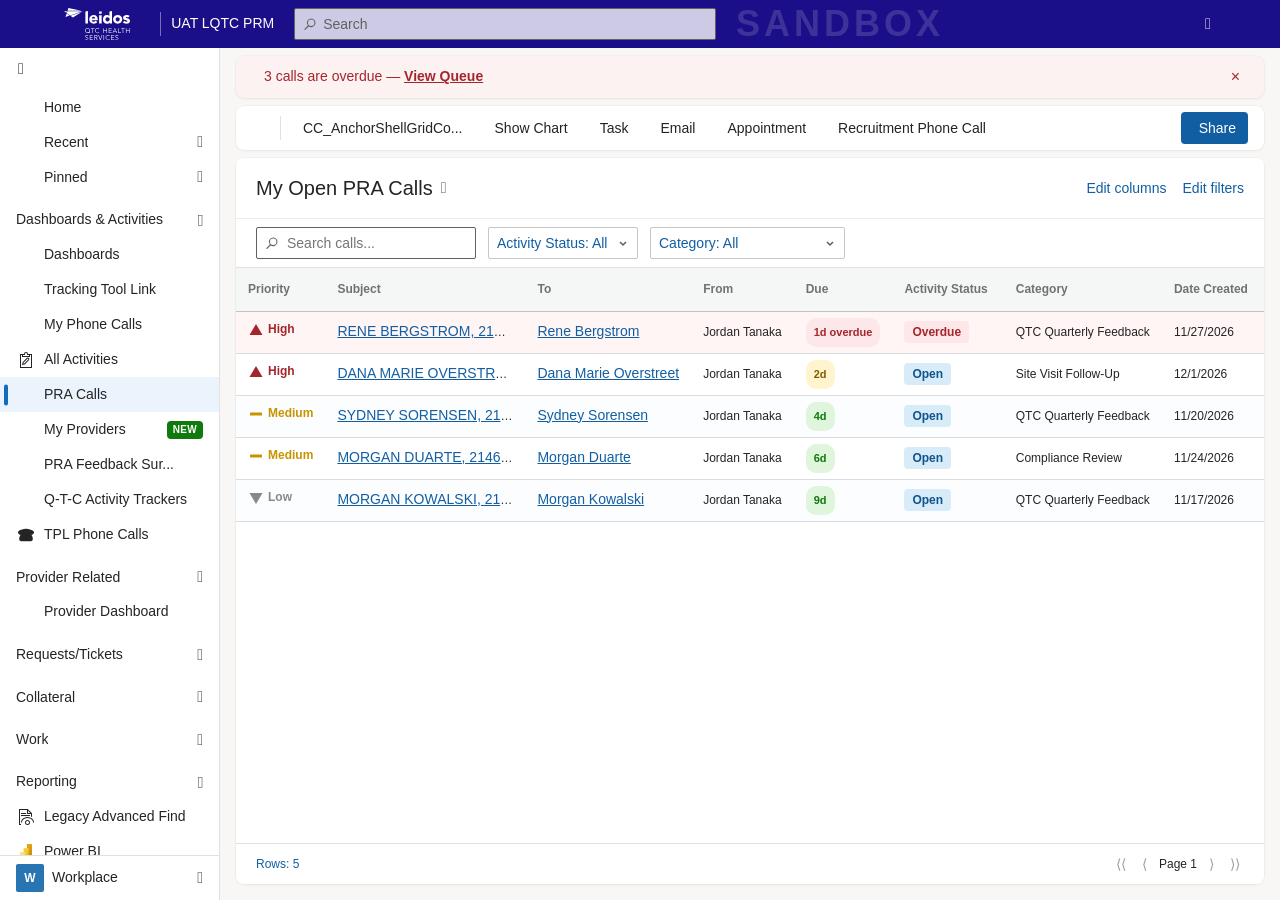
<file: index.html>
<!DOCTYPE html>
<html lang="en">
<head>
  <meta charset="UTF-8">
  <meta name="viewport" content="width=device-width, initial-scale=1.0">
  <title>PRM — PRA Calls (D365 Prototype)</title>
  <link rel="stylesheet" href="d365-ui-kit.css">
  <link rel="stylesheet" href="https://static2.sharepointonline.com/files/fabric/office-ui-fabric-core/11.0.0/css/fabric.min.css">
  <style>
    .ms-Icon { font-size: 16px; }
    .d365-header__action-btn .ms-Icon { font-size: 16px; line-height: 1; }
    .d365-command-bar__btn .ms-Icon { font-size: 16px; line-height: 1; vertical-align: middle; }
    .d365-lookup__icon .ms-Icon { font-size: 14px; line-height: 1; }
  </style>
</head>
<body>

<div class="d365-app" id="app"></div>

<script src="js/pra-data.js"></script>
<script src="js/d365-app.js"></script>
<script>
renderShell('pra-calls');

var main = document.getElementById('main-content');

/* ── Enrich call data with provider info + queue info ── */
var allCalls = PRA_DATA.calls.map(function(call) {
  var provider = getProvider(call.providerId);
  var queueItem = PRA_DATA.callQueue.find(function(q) { return q.id === call.id; });
  return Object.assign({}, call, {
    priority: queueItem ? queueItem.priority : (call.status === 'Open' ? 'Medium' : null),
    dueDate: queueItem ? queueItem.dueDate : null
  });
});

var statusOrder = { Open: 0, Overdue: 0, Completed: 1 };
function sortCalls(arr) {
  return arr.slice().sort(function(a, b) {
    var sa = statusOrder[a.status] !== undefined ? statusOrder[a.status] : 0;
    var sb = statusOrder[b.status] !== undefined ? statusOrder[b.status] : 0;
    if (sa !== sb) return sa - sb;
    var da = a.dueDate ? new Date(a.dueDate + 'T00:00:00').getTime() : Infinity;
    var db = b.dueDate ? new Date(b.dueDate + 'T00:00:00').getTime() : Infinity;
    return da - db;
  });
}

var currentView = 'my-open';
var myCalls = sortCalls(allCalls.filter(function(c) { return c.owner === PRA_DATA.currentUser.name; }));
var myOpenCalls = sortCalls(allCalls.filter(function(c) { return c.owner === PRA_DATA.currentUser.name && computedStatus(c) !== 'Completed'; }));
var completedCalls = sortCalls(allCalls.filter(function(c) { return computedStatus(c) === 'Completed'; }));
var allSorted = sortCalls(allCalls);

var viewMap = {
  'my-open':       { label: 'My Open PRA Calls', data: myOpenCalls },
  'assigned':      { label: 'Assigned PRA Calls', data: myCalls },
  'completed':     { label: 'PRA Completed Calls', data: completedCalls },
  'my-calls':      { label: 'My PRA Calls', data: myCalls },
  'all':           { label: 'All PRA Calls', data: allSorted }
};

function getViewData() { return (viewMap[currentView] || viewMap['my-open']).data; }
function getViewLabel() { return (viewMap[currentView] || viewMap['my-open']).label; }

main.innerHTML = `
  ${renderOverdueBanner()}

  <!-- Command Bar -->
  <div class="d365-command-bar">
    <button class="d365-command-bar__btn"><i class="ms-Icon ms-Icon--Back"></i></button>
    <div class="d365-command-bar__divider"></div>
    <button class="d365-command-bar__btn"><i class="ms-Icon ms-Icon--GridViewSmall"></i> CC_AnchorShellGridCo...</button>
    <button class="d365-command-bar__btn"><i class="ms-Icon ms-Icon--BarChart4"></i> Show Chart</button>
    <button class="d365-command-bar__btn"><i class="ms-Icon ms-Icon--TaskSolid"></i> Task</button>
    <button class="d365-command-bar__btn"><i class="ms-Icon ms-Icon--Mail"></i> Email</button>
    <button class="d365-command-bar__btn"><i class="ms-Icon ms-Icon--Calendar"></i> Appointment</button>
    <button class="d365-command-bar__btn"><i class="ms-Icon ms-Icon--Phone"></i> Recruitment Phone Call</button>
    <button class="d365-command-bar__btn"><i class="ms-Icon ms-Icon--More"></i></button>
    <div class="d365-command-bar__spacer"></div>
    <button class="d365-command-bar__btn d365-command-bar__btn--share"><i class="ms-Icon ms-Icon--Share"></i> Share</button>
  </div>

  <!-- View Card: header + toolbar + grid + footer as one floating card -->
  <div class="d365-view-card">
    <!-- View Header with Switcher -->
    <div class="d365-view-header">
      <div class="d365-view-header__title" style="position:relative;">
        <span id="view-label">My Open PRA Calls</span>
        <span class="d365-view-header__chevron" id="view-chevron" onclick="toggleViewMenu()"><span style="font-family:FabricMDL2Icons;font-size:16px;">&#xe70d;</span></span>
        <div class="d365-view-menu" id="view-menu">
          <div class="d365-view-menu__section-label">System Views</div>
          <div class="d365-view-menu__item d365-view-menu__item--active" data-view="my-open" onclick="switchView('my-open')">
            <i class="ms-Icon ms-Icon--CheckMark" style="font-size:12px;"></i> My Open PRA Calls <span style="color:var(--d365-text-disabled);margin-left:auto;font-size:12px;">Default</span>
          </div>
          <div class="d365-view-menu__item" data-view="assigned" onclick="switchView('assigned')">
            <i class="ms-Icon ms-Icon--CheckMark" style="font-size:12px;visibility:hidden;"></i> Assigned PRA Calls
          </div>
          <div class="d365-view-menu__item" data-view="completed" onclick="switchView('completed')">
            <i class="ms-Icon ms-Icon--CheckMark" style="font-size:12px;visibility:hidden;"></i> PRA Completed Calls
          </div>
          <div class="d365-view-menu__item" data-view="my-calls" onclick="switchView('my-calls')">
            <i class="ms-Icon ms-Icon--CheckMark" style="font-size:12px;visibility:hidden;"></i> My PRA Calls
          </div>
          <div class="d365-view-menu__item" data-view="all" onclick="switchView('all')">
            <i class="ms-Icon ms-Icon--CheckMark" style="font-size:12px;visibility:hidden;"></i> All PRA Calls
          </div>
        </div>
      </div>
      <div class="d365-view-header__actions">
        <button class="d365-view-header__action"><i class="ms-Icon ms-Icon--TripleColumn"></i> Edit columns</button>
        <button class="d365-view-header__action"><i class="ms-Icon ms-Icon--Filter"></i> Edit filters</button>
      </div>
    </div>

    <!-- Toolbar with search + filters -->
    <div class="d365-toolbar">
      <div class="d365-toolbar__search">
        <input type="text" id="calls-search" placeholder="Search calls...">
      </div>
      <select class="d365-select" id="filter-status">
        <option value="All">Activity Status: All</option>
        <option value="Open">Open</option>
        <option value="Overdue">Overdue</option>
        <option value="Completed">Completed</option>
      </select>
      <select class="d365-select" id="filter-category">
        <option value="All">Category: All</option>
        <option value="QTC Quarterly Feedback">QTC Quarterly Feedback</option>
        <option value="Site Visit Follow-Up">Site Visit Follow-Up</option>
        <option value="Compliance Review">Compliance Review</option>
      </select>
      <div class="d365-toolbar__spacer"></div>
      <span class="d365-toolbar__count"></span>
    </div>

    <!-- Data Grid -->
    <div class="d365-grid">
      <table id="calls-table">
        <thead><tr></tr></thead>
        <tbody></tbody>
      </table>
    </div>

    <!-- Grid Footer -->
    <div class="d365-grid__footer">
      <span class="d365-grid__row-count">Rows: ${myOpenCalls.length}</span>
      <div class="d365-grid__pagination">
        <button disabled>⟨⟨</button>
        <button disabled>⟨</button>
        <span>Page 1</span>
        <button disabled>⟩</button>
        <button disabled>⟩⟩</button>
      </div>
    </div>
  </div>
`;

var callsTableRef = initTable('calls-table', {
  data: getViewData(),
  columns: [
    { key: 'priority', label: 'Priority', sortable: true,
      render: function(row) { return row.priority ? priorityIcon(row.priority) : '—'; } },
    { key: 'subject', label: 'Subject', sortable: true,
      render: function(row) { return '<a href="provider-detail.html?id=' + row.providerId + '&call=' + row.id + '">' + row.subject + '</a>'; } },
    { key: 'to', label: 'To', sortable: true,
      render: function(row) { return '<a href="provider-detail.html?id=' + row.providerId + '">' + titleCase(row.to) + '</a>'; } },
    { key: 'from', label: 'From', sortable: true },
    { key: 'dueDate', label: 'Due', sortable: true,
      render: function(row) { return dueCountdown(row.dueDate); } },
    { key: 'status', label: 'Activity Status', sortable: true,
      render: function(row) { return statusBadge(computedStatus(row)); } },
    { key: 'category', label: 'Category', sortable: true },
    { key: 'dateCreated', label: 'Date Created', sortable: true,
      render: function(row) { return formatDate(row.dateCreated); } }
  ],
  searchInputId: 'calls-search',
  filters: [
    { id: 'filter-status', key: 'status', fn: function(row, val) { return computedStatus(row) === val; } },
    { id: 'filter-category', key: 'category' }
  ],
  rowClass: function(row) {
    if (row.dueDate) {
      var today = new Date(); today.setHours(0,0,0,0);
      var due = new Date(row.dueDate + 'T00:00:00'); due.setHours(0,0,0,0);
      if (due < today) return 'd365-row--overdue';
    }
    return '';
  },
  onRowClick: function(row) {
    window.location.href = 'provider-detail.html?id=' + row.providerId + '&call=' + row.id;
  }
});

function toggleViewMenu() {
  document.getElementById('view-menu').classList.toggle('d365-view-menu--open');
}
document.addEventListener('click', function(e) {
  if (!e.target.closest('#view-chevron') && !e.target.closest('#view-menu')) {
    document.getElementById('view-menu').classList.remove('d365-view-menu--open');
  }
});

function switchView(view) {
  currentView = view;
  document.getElementById('view-label').textContent = getViewLabel();
  document.getElementById('view-menu').classList.remove('d365-view-menu--open');
  document.querySelectorAll('.d365-view-menu__item').forEach(function(el) {
    var check = el.querySelector('.ms-Icon--CheckMark');
    if (el.dataset.view === view) {
      el.classList.add('d365-view-menu__item--active');
      if (check) check.style.visibility = 'visible';
    } else {
      el.classList.remove('d365-view-menu__item--active');
      if (check) check.style.visibility = 'hidden';
    }
  });
  callsTableRef.setData(getViewData());
}
</script>

</body>
</html>
</file>
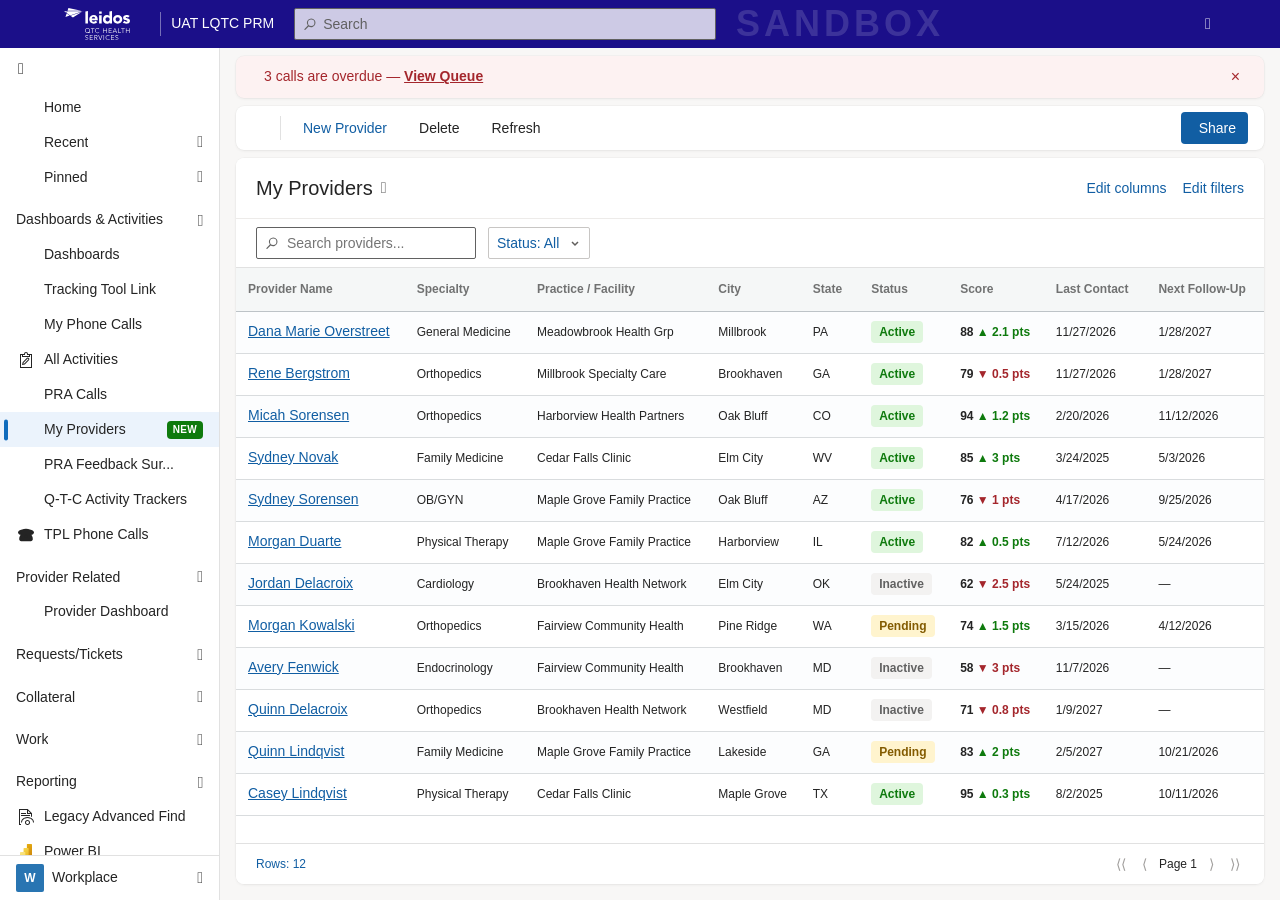
<file: my-providers.html>
<!DOCTYPE html>
<html lang="en">
<head>
  <meta charset="UTF-8">
  <meta name="viewport" content="width=device-width, initial-scale=1.0">
  <title>PRM — My Providers (D365 Prototype)</title>
  <link rel="stylesheet" href="d365-ui-kit.css">
  <link rel="stylesheet" href="https://static2.sharepointonline.com/files/fabric/office-ui-fabric-core/11.0.0/css/fabric.min.css">
  <style>
    .ms-Icon { font-size: 16px; }
    .d365-header__action-btn .ms-Icon { font-size: 16px; line-height: 1; }
    .d365-command-bar__btn .ms-Icon { font-size: 16px; line-height: 1; vertical-align: middle; }
  </style>
</head>
<body>

<div class="d365-app" id="app"></div>

<script src="js/pra-data.js"></script>
<script src="js/d365-app.js"></script>
<script>
renderShell('my-providers');

var main = document.getElementById('main-content');
main.innerHTML = `
  ${renderOverdueBanner()}
  <div class="d365-command-bar">
    <button class="d365-command-bar__btn"><i class="ms-Icon ms-Icon--Back"></i></button>
    <div class="d365-command-bar__divider"></div>
    <button class="d365-command-bar__btn d365-command-bar__btn--primary"><i class="ms-Icon ms-Icon--Add"></i> New Provider</button>
    <button class="d365-command-bar__btn"><i class="ms-Icon ms-Icon--Delete"></i> Delete</button>
    <button class="d365-command-bar__btn"><i class="ms-Icon ms-Icon--Refresh"></i> Refresh</button>
    <button class="d365-command-bar__btn"><i class="ms-Icon ms-Icon--More"></i></button>
    <div class="d365-command-bar__spacer"></div>
    <button class="d365-command-bar__btn d365-command-bar__btn--share"><i class="ms-Icon ms-Icon--Share"></i> Share</button>
  </div>

  <div class="d365-view-card">
    <div class="d365-view-header">
      <div class="d365-view-header__title">
        My Providers
        <span class="d365-view-header__chevron"><span style="font-family:FabricMDL2Icons;font-size:16px;">&#xe70d;</span></span>
      </div>
      <div class="d365-view-header__actions">
        <button class="d365-view-header__action"><i class="ms-Icon ms-Icon--TripleColumn"></i> Edit columns</button>
        <button class="d365-view-header__action"><i class="ms-Icon ms-Icon--Filter"></i> Edit filters</button>
      </div>
    </div>

    <div class="d365-toolbar">
      <div class="d365-toolbar__search">
        <input type="text" id="prov-search" placeholder="Search providers...">
      </div>
      <select class="d365-select" id="filter-prov-status">
        <option value="All">Status: All</option>
        <option value="Active">Active</option>
        <option value="Pending">Pending</option>
        <option value="Inactive">Inactive</option>
      </select>
      <div class="d365-toolbar__spacer"></div>
      <span class="d365-toolbar__count"></span>
    </div>

    <div class="d365-grid">
      <table id="providers-table">
        <thead><tr></tr></thead>
        <tbody></tbody>
      </table>
    </div>

    <div class="d365-grid__footer">
      <span class="d365-grid__row-count">Rows: ${PRA_DATA.providers.length}</span>
      <div class="d365-grid__pagination">
        <button disabled>⟨⟨</button><button disabled>⟨</button>
        <span>Page 1</span>
        <button disabled>⟩</button><button disabled>⟩⟩</button>
      </div>
    </div>
  </div>
`;

initTable('providers-table', {
  data: PRA_DATA.providers,
  columns: [
    { key: 'name', label: 'Provider Name', sortable: true,
      render: function(row) { return '<a href="provider-dashboard.html?id=' + row.id + '">' + titleCase(row.name) + '</a>'; } },
    { key: 'specialty', label: 'Specialty', sortable: true },
    { key: 'facility', label: 'Practice / Facility', sortable: true },
    { key: 'city', label: 'City', sortable: true },
    { key: 'state', label: 'State', sortable: true },
    { key: 'status', label: 'Status', sortable: true,
      render: function(row) { return statusBadge(row.status); } },
    { key: 'overallScore', label: 'Score', sortable: true,
      render: function(row) { return '<strong>' + row.overallScore + '</strong> ' + trendArrow(row.scoreTrend); } },
    { key: 'lastContact', label: 'Last Contact', sortable: true,
      render: function(row) { return formatDate(row.lastContact); } },
    { key: 'nextFollowUp', label: 'Next Follow-Up', sortable: true,
      render: function(row) { return formatDate(row.nextFollowUp); } }
  ],
  searchInputId: 'prov-search',
  filters: [
    { id: 'filter-prov-status', key: 'status' }
  ],
  onRowClick: function(row) {
    window.location.href = 'provider-dashboard.html?id=' + row.id;
  }
});
</script>

</body>
</html>
</file>
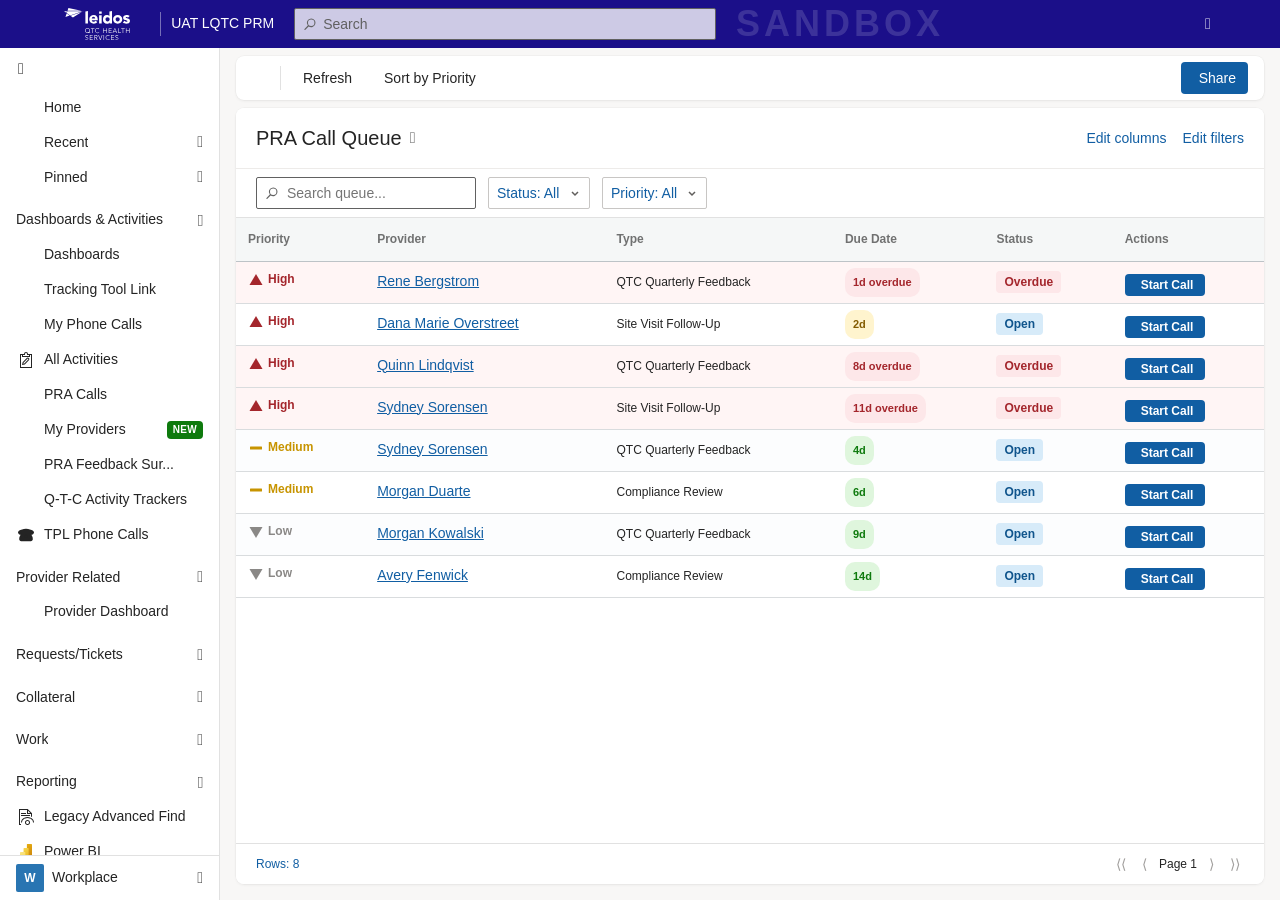
<file: pra-call-queue.html>
<!DOCTYPE html>
<html lang="en">
<head>
  <meta charset="UTF-8">
  <meta name="viewport" content="width=device-width, initial-scale=1.0">
  <title>PRM — Call Queue (D365 Prototype)</title>
  <link rel="stylesheet" href="d365-ui-kit.css">
  <link rel="stylesheet" href="https://static2.sharepointonline.com/files/fabric/office-ui-fabric-core/11.0.0/css/fabric.min.css">
  <style>
    .ms-Icon { font-size: 16px; }
    .d365-header__action-btn .ms-Icon { font-size: 16px; line-height: 1; }
    .d365-command-bar__btn .ms-Icon { font-size: 16px; line-height: 1; vertical-align: middle; }
    .d365-btn-start { display: inline-flex; align-items: center; gap: 4px; padding: 4px 12px; background: var(--d365-link); color: #fff; border: none; border-radius: var(--d365-radius-md); font-size: 12px; font-weight: 600; cursor: pointer; font-family: var(--d365-font); }
    .d365-btn-start:hover { background: #0F548C; }
  </style>
</head>
<body>

<div class="d365-app" id="app"></div>

<script src="js/pra-data.js"></script>
<script src="js/d365-app.js"></script>
<script>
renderShell('call-queue');

var main = document.getElementById('main-content');
main.innerHTML = `
  <div class="d365-command-bar">
    <button class="d365-command-bar__btn"><i class="ms-Icon ms-Icon--Back"></i></button>
    <div class="d365-command-bar__divider"></div>
    <button class="d365-command-bar__btn"><i class="ms-Icon ms-Icon--Refresh"></i> Refresh</button>
    <button class="d365-command-bar__btn"><i class="ms-Icon ms-Icon--SortLines"></i> Sort by Priority</button>
    <button class="d365-command-bar__btn"><i class="ms-Icon ms-Icon--More"></i></button>
    <div class="d365-command-bar__spacer"></div>
    <button class="d365-command-bar__btn d365-command-bar__btn--share"><i class="ms-Icon ms-Icon--Share"></i> Share</button>
  </div>

  <div class="d365-view-card">
    <div class="d365-view-header">
      <div class="d365-view-header__title">
        PRA Call Queue
        <span class="d365-view-header__chevron"><span style="font-family:FabricMDL2Icons;font-size:16px;">&#xe70d;</span></span>
      </div>
      <div class="d365-view-header__actions">
        <button class="d365-view-header__action"><i class="ms-Icon ms-Icon--TripleColumn"></i> Edit columns</button>
        <button class="d365-view-header__action"><i class="ms-Icon ms-Icon--Filter"></i> Edit filters</button>
      </div>
    </div>

    <div class="d365-toolbar">
      <div class="d365-toolbar__search">
        <input type="text" id="queue-search" placeholder="Search queue...">
      </div>
      <select class="d365-select" id="filter-queue-status">
        <option value="All">Status: All</option>
        <option value="Open">Open</option>
        <option value="Overdue">Overdue</option>
      </select>
      <select class="d365-select" id="filter-queue-priority">
        <option value="All">Priority: All</option>
        <option value="High">High</option>
        <option value="Medium">Medium</option>
        <option value="Low">Low</option>
      </select>
      <div class="d365-toolbar__spacer"></div>
      <span class="d365-toolbar__count"></span>
    </div>

    <div class="d365-grid">
      <table id="queue-table">
        <thead><tr></tr></thead>
        <tbody></tbody>
      </table>
    </div>

    <div class="d365-grid__footer">
      <span class="d365-grid__row-count">Rows: ${PRA_DATA.callQueue.length}</span>
      <div class="d365-grid__pagination">
        <button disabled>⟨⟨</button><button disabled>⟨</button>
        <span>Page 1</span>
        <button disabled>⟩</button><button disabled>⟩⟩</button>
      </div>
    </div>
  </div>
`;

var priorityOrder = { High: 1, Medium: 2, Low: 3 };
var sortedQueue = PRA_DATA.callQueue.slice().sort(function(a, b) {
  return (priorityOrder[a.priority] || 9) - (priorityOrder[b.priority] || 9);
});

initTable('queue-table', {
  data: sortedQueue,
  columns: [
    { key: 'priority', label: 'Priority', sortable: true,
      render: function(row) { return priorityIcon(row.priority); } },
    { key: 'providerName', label: 'Provider', sortable: true,
      render: function(row) { return '<a href="provider-detail.html?id=' + row.providerId + '">' + titleCase(row.providerName) + '</a>'; } },
    { key: 'type', label: 'Type', sortable: true },
    { key: 'dueDate', label: 'Due Date', sortable: true,
      render: function(row) { return dueCountdown(row.dueDate); } },
    { key: 'status', label: 'Status', sortable: true,
      render: function(row) { return statusBadge(computedStatus(row)); } },
    { key: '_actions', label: 'Actions', sortable: false,
      render: function(row) {
        return computedStatus(row) !== 'Completed'
          ? '<button class="d365-btn-start" onclick="window.location.href=\'provider-detail.html?id=' + row.providerId + '&tab=call-info\'"><i class="ms-Icon ms-Icon--Phone" style="font-size:12px"></i> Start Call</button>'
          : '';
      } }
  ],
  searchInputId: 'queue-search',
  filters: [
    { id: 'filter-queue-status', key: 'status', fn: function(row, val) { return computedStatus(row) === val; } },
    { id: 'filter-queue-priority', key: 'priority' }
  ],
  rowClass: function(row) {
    return computedStatus(row) === 'Overdue' ? 'd365-row--overdue' : '';
  }
});
</script>

</body>
</html>
</file>
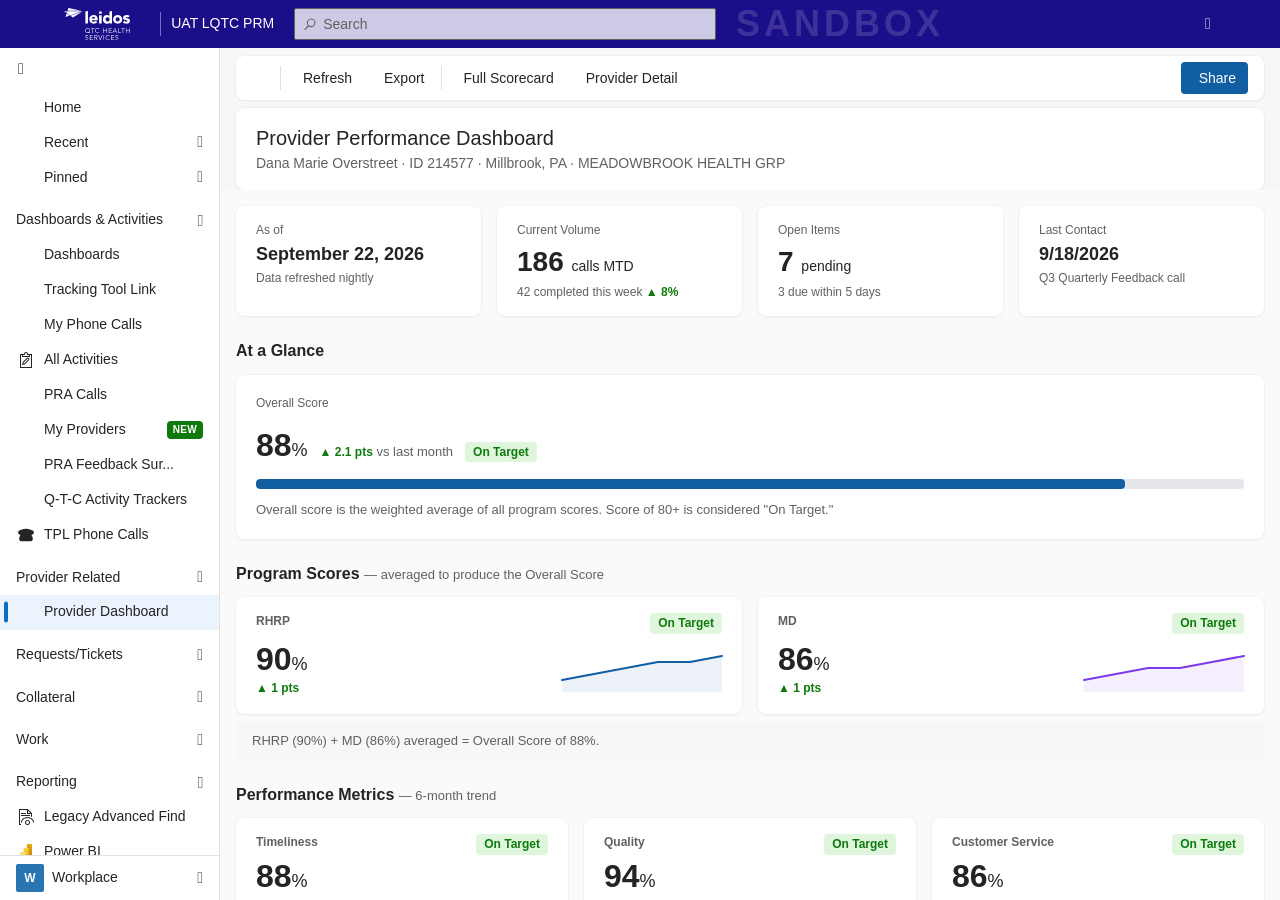
<file: provider-dashboard.html>
<!DOCTYPE html>
<html lang="en">
<head>
  <meta charset="UTF-8">
  <meta name="viewport" content="width=device-width, initial-scale=1.0">
  <title>PRM — Provider Dashboard (D365 Prototype)</title>
  <link rel="stylesheet" href="d365-ui-kit.css">
  <link rel="stylesheet" href="https://static2.sharepointonline.com/files/fabric/office-ui-fabric-core/11.0.0/css/fabric.min.css">
  <style>
    .ms-Icon { font-size: 16px; }
    .d365-header__action-btn .ms-Icon { font-size: 16px; line-height: 1; }
    .d365-command-bar__btn .ms-Icon { font-size: 16px; line-height: 1; vertical-align: middle; }
  </style>
</head>
<body>

<div class="d365-app" id="app"></div>

<script src="js/pra-data.js"></script>
<script src="js/d365-app.js"></script>
<script src="js/pra-charts.js"></script>
<script>
var providerId = getParam('id') || '214577';
var provider = getProvider(providerId);
if (!provider) { document.body.innerHTML = '<p>Provider not found.</p>'; throw new Error('Not found'); }
var metrics = PRA_DATA.metrics[providerId];
if (!metrics) { document.body.innerHTML = '<p>No metrics data for this provider.</p>'; throw new Error('No metrics'); }
var monthLabels = ['Apr','May','Jun','Jul','Aug','Sep'];

renderShell('provider-dashboard');

var main = document.getElementById('main-content');
main.innerHTML = `
  <!-- Command Bar -->
  <div class="d365-command-bar">
    <button class="d365-command-bar__btn" onclick="history.back()"><i class="ms-Icon ms-Icon--Back"></i></button>
    <div class="d365-command-bar__divider"></div>
    <button class="d365-command-bar__btn"><i class="ms-Icon ms-Icon--Refresh"></i> Refresh</button>
    <button class="d365-command-bar__btn"><i class="ms-Icon ms-Icon--Download"></i> Export</button>
    <div class="d365-command-bar__divider"></div>
    <a class="d365-command-bar__btn" href="report-card.html?id=${providerId}"><i class="ms-Icon ms-Icon--ReportDocument"></i> Full Scorecard</a>
    <a class="d365-command-bar__btn" href="provider-detail.html?id=${providerId}"><i class="ms-Icon ms-Icon--ContactInfo"></i> Provider Detail</a>
    <div class="d365-command-bar__spacer"></div>
    <button class="d365-command-bar__btn d365-command-bar__btn--share"><i class="ms-Icon ms-Icon--Share"></i> Share</button>
  </div>

  <!-- Page Header -->
  <div class="d365-view-header d365-view-header--standalone" style="flex-direction:column;align-items:flex-start;gap:2px;">
    <div class="d365-view-header__title">Provider Performance Dashboard</div>
    <div style="font-size:var(--d365-font-size-base);color:var(--d365-text-secondary);">
      ${titleCase(provider.name)} &middot; ID ${provider.id} &middot; ${provider.city}, ${provider.state} &middot; ${provider.corporate}
    </div>
  </div>

  <div class="d365-content-scroll">
    <!-- KPI Bar -->
    <div class="d365-kpi-bar">
      <div class="d365-kpi-card">
        <div class="d365-kpi-card__label">As of</div>
        <div class="d365-kpi-card__value" style="font-size:18px;">${metrics.asOf}</div>
        <div class="d365-kpi-card__sub">${metrics.dataRefresh}</div>
      </div>
      <div class="d365-kpi-card">
        <div class="d365-kpi-card__label">Current Volume</div>
        <div class="d365-kpi-card__value">${metrics.volume.current} <span style="font-size:14px;font-weight:400;">${metrics.volume.label}</span></div>
        <div class="d365-kpi-card__sub">${metrics.volume.weekCompleted} completed this week <span class="d365-trend-up">${metrics.volume.weekTrend > 0 ? '▲' : '▼'} ${Math.abs(metrics.volume.weekTrend)}%</span></div>
      </div>
      <div class="d365-kpi-card">
        <div class="d365-kpi-card__label">Open Items</div>
        <div class="d365-kpi-card__value">${metrics.openItems.count} <span style="font-size:14px;font-weight:400;">pending</span></div>
        <div class="d365-kpi-card__sub">${metrics.openItems.dueWithin5} due within 5 days</div>
      </div>
      <div class="d365-kpi-card">
        <div class="d365-kpi-card__label">Last Contact</div>
        <div class="d365-kpi-card__value" style="font-size:18px;">${metrics.lastContact.date}</div>
        <div class="d365-kpi-card__sub">${metrics.lastContact.label}</div>
      </div>
    </div>

    <!-- At a Glance -->
    <div class="d365-dash-section-title">At a Glance</div>
    <div class="d365-dash-glance">
      <div class="d365-dash-glance-card" style="text-align:left;">
        <div class="d365-kpi-card__label" style="margin-bottom:16px;">Overall Score</div>
        <div style="display:flex;align-items:baseline;gap:12px;">
          <span class="d365-metric-score">${provider.overallScore}<span class="sm">%</span></span>
          <span class="d365-metric-trend">${trendArrow(provider.scoreTrend)} vs last month</span>
          <span>${metricStatusBadge('on_target')}</span>
        </div>
        <div id="overall-bar" style="margin-top:16px;"></div>
        <p style="font-size:13px;color:var(--d365-text-secondary);margin-top:12px;">
          Overall score is the weighted average of all program scores. Score of 80+ is considered "On Target."
        </p>
      </div>
    </div>

    <!-- Program Scores -->
    <div class="d365-dash-section-title">Program Scores <span class="sub">— averaged to produce the Overall Score</span></div>
    <div class="d365-dash-grid">
      ${Object.keys(metrics.programs).map(function(key) {
        var p = metrics.programs[key];
        return '<div class="d365-metric-card">' +
          '<div style="display:flex;justify-content:space-between;align-items:center;">' +
          '<span class="d365-kpi-card__label" style="font-weight:600;">' + key + '</span>' +
          metricStatusBadge(p.status) +
          '</div>' +
          '<div class="d365-metric-value-row">' +
          '<div>' +
          '<div class="d365-metric-score" style="margin-top:8px;">' + p.score + '<span class="sm">%</span></div>' +
          '<div class="d365-metric-trend">' + trendArrow(p.trend) + '</div>' +
          '</div>' +
          '<div id="spark-' + key + '" style="flex:1;text-align:right;"></div>' +
          '</div>' +
          '</div>';
      }).join('')}
    </div>
    <div class="d365-dash-formula">
      ${Object.keys(metrics.programs).map(function(key) { return key + ' (' + metrics.programs[key].score + '%)'; }).join(' + ')}
      averaged = Overall Score of ${provider.overallScore}%.
    </div>

    <!-- Performance Metrics -->
    <div class="d365-dash-section-title">Performance Metrics <span class="sub">— 6-month trend</span></div>
    <div class="d365-dash-grid d365-dash-grid--3">
      ${['timeliness','quality','customerService'].map(function(key) {
        var m = metrics.performance[key];
        var label = key === 'customerService' ? 'Customer Service' : key.charAt(0).toUpperCase() + key.slice(1);
        return '<div class="d365-metric-card">' +
          '<div style="display:flex;justify-content:space-between;align-items:center;">' +
          '<span class="d365-kpi-card__label" style="font-weight:600;">' + label + '</span>' +
          metricStatusBadge(m.status) +
          '</div>' +
          '<div class="d365-metric-score" style="margin-top:4px;">' + m.score + '<span class="sm">%</span></div>' +
          '<div class="d365-metric-trend">' + trendArrow(m.trend) + '</div>' +
          '<div id="line-' + key + '" style="margin-top:4px;"></div>' +
          '</div>';
      }).join('')}
    </div>

    <!-- Additional Criteria -->
    <div class="d365-dash-section-title">Additional Performance Criteria</div>
    <div class="d365-dash-grid d365-dash-grid--3">
      ${Object.keys(metrics.criteria).map(function(key) {
        var c = metrics.criteria[key];
        return '<div class="d365-metric-card">' +
          '<div style="display:flex;justify-content:space-between;align-items:center;margin-bottom:8px;">' +
          '<span class="d365-kpi-card__label" style="font-weight:600;">' + c.label + '</span>' +
          metricStatusBadge(c.status) +
          '</div>' +
          '<div class="d365-metric-value-row">' +
          '<div>' +
          '<span class="d365-metric-score" style="font-size:24px;">' + c.score + '<span class="sm">%</span></span>' +
          '<div class="d365-metric-trend" style="font-size:12px;">' + trendArrow(c.trend) + '</div>' +
          '</div>' +
          '<div id="crit-' + key + '" style="flex:1;text-align:right;"></div>' +
          '</div>' +
          '</div>';
      }).join('')}
    </div>
  </div><!-- /d365-content-scroll -->
`;

requestAnimationFrame(function() {
  renderProgressBar('overall-bar', provider.overallScore, 100, { height: 10, color: '#115EA3' });

  Object.keys(metrics.programs).forEach(function(key) {
    var pColor = key === 'RHRP' ? '#115EA3' : '#7C3AED';
    renderSparkline('spark-' + key, metrics.programs[key].history, { color: pColor, width: 160, height: 48 });
  });

  ['timeliness','quality','customerService'].forEach(function(key) {
    renderLineChart('line-' + key, metrics.performance[key].history, { labels: monthLabels, height: 180, labelSize: 13 });
  });

  Object.keys(metrics.criteria).forEach(function(key) {
    var c = metrics.criteria[key];
    var cColor = c.status === 'watch' ? '#F59E0B' : c.status === 'at_risk' ? '#A4262C' : '#115EA3';
    renderSparkline('crit-' + key, c.history, { color: cColor, width: 140, height: 44 });
  });
});
</script>

</body>
</html>
</file>
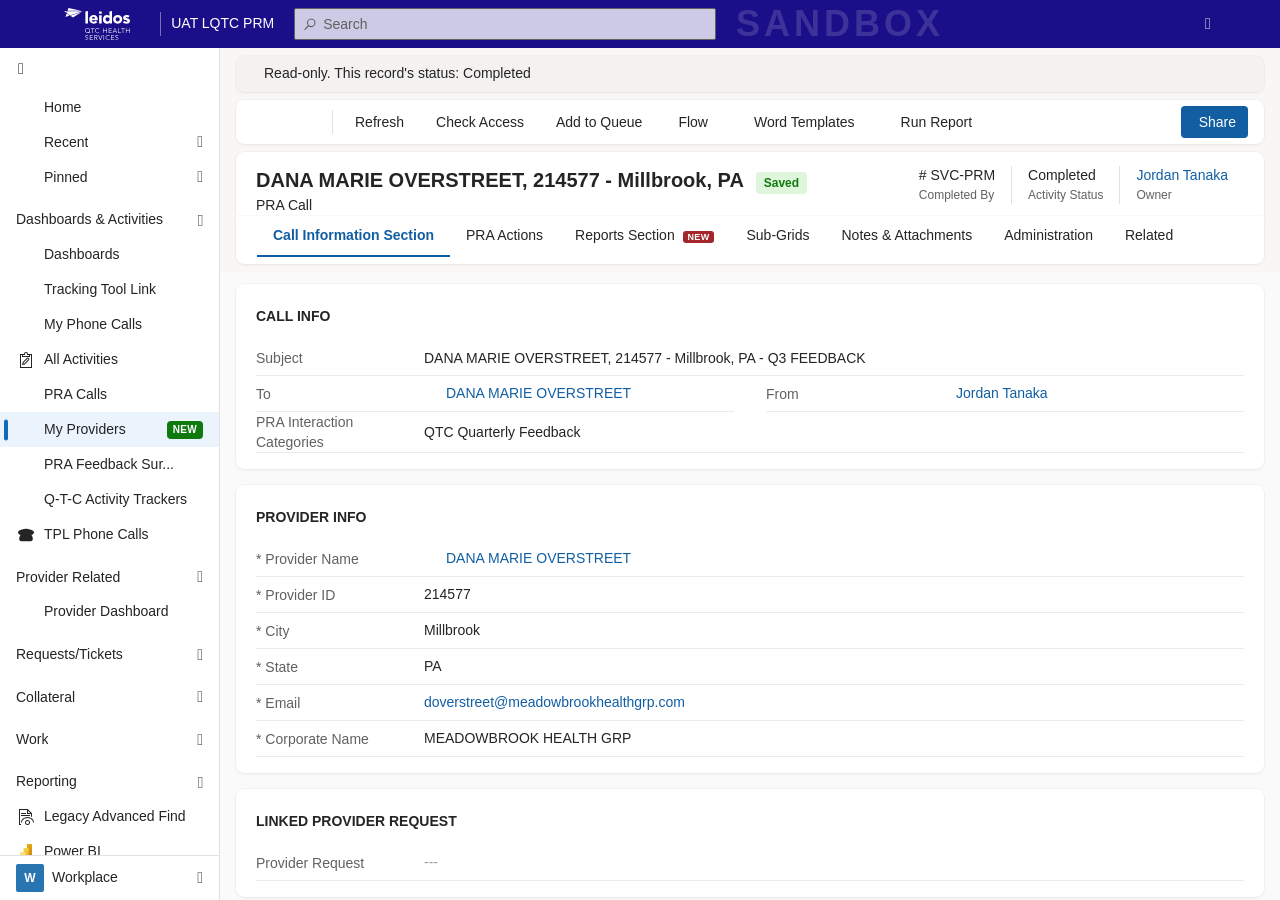
<file: provider-detail.html>
<!DOCTYPE html>
<html lang="en">
<head>
  <meta charset="UTF-8">
  <meta name="viewport" content="width=device-width, initial-scale=1.0">
  <title>PRM — Provider Detail (D365 Prototype)</title>
  <link rel="stylesheet" href="d365-ui-kit.css">
  <link rel="stylesheet" href="https://static2.sharepointonline.com/files/fabric/office-ui-fabric-core/11.0.0/css/fabric.min.css">
  <style>
    .ms-Icon { font-size: 16px; }
    .d365-header__action-btn .ms-Icon { font-size: 16px; line-height: 1; }
    .d365-command-bar__btn .ms-Icon { font-size: 16px; line-height: 1; vertical-align: middle; }
    .d365-lookup__icon .ms-Icon { font-size: 14px; line-height: 1; }
  </style>
</head>
<body>

<div class="d365-app" id="app"></div>

<script src="js/pra-data.js"></script>
<script src="js/d365-app.js"></script>
<script>
var providerId = getParam('id') || '214577';
var provider = getProvider(providerId);
if (!provider) { document.body.innerHTML = '<p>Provider not found.</p>'; throw new Error('Not found'); }

renderShell('my-providers');

var main = document.getElementById('main-content');
var calls = PRA_DATA.calls.filter(function(c) { return c.providerId === providerId; });
var latestCall = calls[0] || {};
var reports = PRA_DATA.reports[providerId] || [];
main.innerHTML = `
  <!-- Read-only Banner -->
  <div class="d365-form__readonly-banner">
    <i class="ms-Icon ms-Icon--Lock"></i>
    Read-only. This record's status: Completed
  </div>

  <!-- Command Bar -->
  <div class="d365-command-bar">
    <button class="d365-command-bar__btn" onclick="history.back()"><i class="ms-Icon ms-Icon--Back"></i></button>
    <button class="d365-command-bar__btn"><i class="ms-Icon ms-Icon--BulletedList2"></i></button>
    <button class="d365-command-bar__btn"><i class="ms-Icon ms-Icon--GridViewSmall"></i></button>
    <div class="d365-command-bar__divider"></div>
    <button class="d365-command-bar__btn"><i class="ms-Icon ms-Icon--Refresh"></i> Refresh</button>
    <button class="d365-command-bar__btn"><i class="ms-Icon ms-Icon--Permissions"></i> Check Access</button>
    <button class="d365-command-bar__btn"><i class="ms-Icon ms-Icon--QueueAdvanced"></i> Add to Queue</button>
    <button class="d365-command-bar__btn"><i class="ms-Icon ms-Icon--Flow"></i> Flow <i class="ms-Icon ms-Icon--ChevronDown" style="font-size:10px"></i></button>
    <button class="d365-command-bar__btn"><i class="ms-Icon ms-Icon--WordDocument"></i> Word Templates <i class="ms-Icon ms-Icon--ChevronDown" style="font-size:10px"></i></button>
    <button class="d365-command-bar__btn"><i class="ms-Icon ms-Icon--ReportDocument"></i> Run Report <i class="ms-Icon ms-Icon--ChevronDown" style="font-size:10px"></i></button>
    <div class="d365-command-bar__spacer"></div>
    <button class="d365-command-bar__btn d365-command-bar__btn--share"><i class="ms-Icon ms-Icon--Share"></i> Share</button>
  </div>

  <!-- Form Header -->
  <div class="d365-form__header">
    <div class="d365-form__header-left">
      <div>
        <span class="d365-form__title">${provider.name.toUpperCase()}, ${provider.id} - ${provider.city}, ${provider.state}</span>
        <span class="d365-form__save-status">Saved</span>
      </div>
      <div class="d365-form__entity-type">PRA Call</div>
    </div>
    <div class="d365-form__header-fields">
      <div class="d365-form__header-field">
        <div class="d365-form__header-field-value"># SVC-PRM</div>
        <div class="d365-form__header-field-label">Completed By</div>
      </div>
      <div class="d365-form__header-field">
        <div class="d365-form__header-field-value">${latestCall.status || 'Completed'}</div>
        <div class="d365-form__header-field-label">Activity Status</div>
      </div>
      <div class="d365-form__header-field">
        <div class="d365-form__header-field-value"><a href="#">${PRA_DATA.currentUser.name}</a></div>
        <div class="d365-form__header-field-label">Owner</div>
      </div>
    </div>
  </div>

  <!-- Tabs -->
  <div class="d365-tabs" id="detail-tabs">
    <button class="d365-tabs__tab d365-tabs__tab--active" data-tab="call-info">Call Information Section</button>
    <button class="d365-tabs__tab" data-tab="pra-actions">PRA Actions</button>
    <button class="d365-tabs__tab" data-tab="reports">Reports Section <span class="d365-tabs__badge">NEW</span></button>
    <button class="d365-tabs__tab" data-tab="sub-grids">Sub-Grids</button>
    <button class="d365-tabs__tab" data-tab="notes">Notes & Attachments</button>
    <button class="d365-tabs__tab" data-tab="admin">Administration</button>
    <button class="d365-tabs__tab" data-tab="related">Related <i class="ms-Icon ms-Icon--ChevronDown" style="font-size:10px"></i></button>
  </div>

  <!-- Tab Panels -->
  <div class="d365-form">
    <!-- Call Info -->
    <div class="tab-panel" id="tab-call-info">
      <div class="d365-form__section">
        <div class="d365-form__section-title">Call Info</div>
        <div class="d365-form__fields">
          <div class="d365-form__field d365-form__field--full">
            <div class="d365-form__field-label">Subject</div>
            <input class="d365-form__field-input" value="${latestCall.subject || provider.name}" readonly>
          </div>
          <div class="d365-form__field">
            <div class="d365-form__field-label">To</div>
            <div class="d365-form__field-value">
              <span class="d365-lookup"><span class="d365-lookup__icon"><i class="ms-Icon ms-Icon--Contact"></i></span><a class="d365-lookup__link">${provider.name}</a></span>
            </div>
          </div>
          <div class="d365-form__field">
            <div class="d365-form__field-label">From</div>
            <div class="d365-form__field-value">
              <span class="d365-lookup"><span class="d365-lookup__icon"><i class="ms-Icon ms-Icon--Contact"></i></span><a class="d365-lookup__link">${latestCall.from || PRA_DATA.currentUser.name}</a></span>
            </div>
          </div>
          <div class="d365-form__field d365-form__field--full">
            <div class="d365-form__field-label">PRA Interaction Categories</div>
            <input class="d365-form__field-input" value="${latestCall.category || ''}" readonly placeholder="---">
          </div>
        </div>
      </div>
      <div class="d365-form__section">
        <div class="d365-form__section-title">Provider Info</div>
        <div class="d365-form__fields">
          <div class="d365-form__field d365-form__field--full">
            <div class="d365-form__field-label">* Provider Name</div>
            <div class="d365-form__field-value">
              <span class="d365-lookup"><span class="d365-lookup__icon"><i class="ms-Icon ms-Icon--Contact"></i></span><a class="d365-lookup__link" href="provider-dashboard.html?id=${providerId}">${provider.name.toUpperCase()}</a></span>
            </div>
          </div>
          <div class="d365-form__field d365-form__field--full">
            <div class="d365-form__field-label">* Provider ID <i class="ms-Icon ms-Icon--Lock" style="font-size:12px;color:#F59E0B;"></i></div>
            <div class="d365-form__field-value">${provider.id}</div>
          </div>
          <div class="d365-form__field d365-form__field--full">
            <div class="d365-form__field-label">* City <i class="ms-Icon ms-Icon--Lock" style="font-size:12px;color:#F59E0B;"></i></div>
            <div class="d365-form__field-value">${provider.city}</div>
          </div>
          <div class="d365-form__field d365-form__field--full">
            <div class="d365-form__field-label">* State <i class="ms-Icon ms-Icon--Lock" style="font-size:12px;color:#F59E0B;"></i></div>
            <div class="d365-form__field-value">${provider.state}</div>
          </div>
          <div class="d365-form__field d365-form__field--full">
            <div class="d365-form__field-label">* Email <i class="ms-Icon ms-Icon--Lock" style="font-size:12px;color:#F59E0B;"></i></div>
            <div class="d365-form__field-value"><a href="mailto:${provider.email}">${provider.email}</a></div>
          </div>
          <div class="d365-form__field d365-form__field--full">
            <div class="d365-form__field-label">* Corporate Name <i class="ms-Icon ms-Icon--Lock" style="font-size:12px;color:#F59E0B;"></i></div>
            <div class="d365-form__field-value">${provider.corporate}</div>
          </div>
        </div>
      </div>
      <div class="d365-form__section">
        <div class="d365-form__section-title">Linked Provider Request</div>
        <div class="d365-form__fields">
          <div class="d365-form__field d365-form__field--full">
            <div class="d365-form__field-label">Provider Request</div>
            <div class="d365-form__field-value" style="color:var(--d365-text-disabled);">---</div>
          </div>
        </div>
      </div>
    </div>

    <!-- PRA Actions -->
    <div class="tab-panel" id="tab-pra-actions" style="display:none">
      <div class="d365-form__section">
        <div class="d365-form__section-title">PRA Actions and Dispositions</div>
        <div class="d365-form__fields">
          <div class="d365-form__field">
            <div class="d365-form__field-label">PRA Assigned</div>
            <input class="d365-form__field-input" value="${PRA_DATA.currentUser.name}" readonly>
          </div>
          <div class="d365-form__field">
            <div class="d365-form__field-label">Date PRA Assigned</div>
            <input class="d365-form__field-input" value="${formatDate(latestCall.dateCreated)}" readonly>
          </div>
          <div class="d365-form__field">
            <div class="d365-form__field-label">Attempt 1</div>
            <input class="d365-form__field-input" value="${latestCall.dateCreated ? formatDate(latestCall.dateCreated) : ''}" readonly placeholder="---">
          </div>
          <div class="d365-form__field">
            <div class="d365-form__field-label">Attempt 1 Method</div>
            <input class="d365-form__field-input" value="Phone" readonly>
          </div>
          <div class="d365-form__field">
            <div class="d365-form__field-label">Attempt 2</div>
            <input class="d365-form__field-input" value="" readonly placeholder="---">
          </div>
          <div class="d365-form__field">
            <div class="d365-form__field-label">Attempt 2 Method</div>
            <input class="d365-form__field-input" value="" readonly placeholder="---">
          </div>
        </div>
      </div>
    </div>

    <!-- Reports -->
    <div class="tab-panel" id="tab-reports" style="display:none">
      <div class="d365-form__section">
        <div class="d365-form__section-title">Reports for ${provider.name.toUpperCase()}, ${provider.id}</div>
        <div style="display:flex;align-items:center;gap:8px;margin-bottom:12px;">
          <button class="d365-command-bar__btn" onclick="openGenerateModal()"><i class="ms-Icon ms-Icon--Add" style="font-size:14px"></i> New Report</button>
          <button class="d365-command-bar__btn"><i class="ms-Icon ms-Icon--Refresh" style="font-size:14px"></i> Refresh</button>
          <button class="d365-command-bar__btn"><i class="ms-Icon ms-Icon--Download" style="font-size:14px"></i> Export</button>
          <span style="margin-left:auto;font-size:var(--d365-font-size-sm);color:var(--d365-text-secondary);">${reports.length} reports</span>
        </div>
        <div class="d365-grid" style="flex:none;">
          <table id="reports-table">
            <thead><tr></tr></thead>
            <tbody></tbody>
          </table>
        </div>
      </div>
    </div>

    <!-- Sub-Grids -->
    <div class="tab-panel" id="tab-sub-grids" style="display:none">
      <div class="d365-form__section">
        <div class="d365-subgrid">
          <div class="d365-subgrid__header">
            <span class="d365-subgrid__title">Call History</span>
            <div class="d365-subgrid__actions">
              <button class="d365-command-bar__btn"><i class="ms-Icon ms-Icon--Refresh"></i> Refresh</button>
            </div>
          </div>
          <div class="d365-grid" style="flex:none;">
            <table id="calls-history-table">
              <thead><tr></tr></thead>
              <tbody></tbody>
            </table>
          </div>
        </div>
      </div>
    </div>

    <!-- Notes -->
    <div class="tab-panel" id="tab-notes" style="display:none">
      <div class="d365-timeline">
        <div class="d365-timeline__header">
          <span class="d365-timeline__title">Timeline</span>
          <div class="d365-timeline__toolbar">
            <button class="d365-command-bar__btn"><i class="ms-Icon ms-Icon--Add"></i></button>
            <button class="d365-command-bar__btn"><i class="ms-Icon ms-Icon--Filter"></i></button>
            <button class="d365-command-bar__btn"><i class="ms-Icon ms-Icon--Refresh"></i></button>
          </div>
        </div>
        <input type="text" class="d365-timeline__search" placeholder="Search Timeline">
        <div class="d365-timeline__note-input">
          <i class="ms-Icon ms-Icon--Edit" style="font-size:14px"></i> Enter a note...
        </div>
        <div class="d365-grid__empty" style="margin-top:40px">
          <div class="d365-grid__empty-icon"><i class="ms-Icon ms-Icon--FolderOpen" style="font-size:48px"></i></div>
          <div class="d365-grid__empty-text">No activities to show</div>
          <div style="display:flex;gap:8px;margin-top:16px;">
            <button class="d365-btn d365-btn--primary" onclick="showToast('Note editor not available in prototype', 'info')"><i class="ms-Icon ms-Icon--Add" style="font-size:12px"></i> Add Note</button>
            <button class="d365-btn" onclick="showToast('File upload not available in prototype', 'info')"><i class="ms-Icon ms-Icon--Attach" style="font-size:12px"></i> Attach File</button>
          </div>
        </div>
      </div>
    </div>

    <!-- Administration -->
    <div class="tab-panel" id="tab-admin" style="display:none">
      <div class="d365-form__section">
        <div class="d365-form__section-title">ADMINISTRATION</div>
        <div class="d365-form__fields">
          <div class="d365-form__field d365-form__field--full">
            <div class="d365-form__field-label">Miscellaneous Tracking</div>
            <input class="d365-form__field-input" value="" readonly placeholder="---">
          </div>
          <div class="d365-form__field">
            <div class="d365-form__field-label">Linked Ticket</div>
            <input class="d365-form__field-input" value="" readonly placeholder="---">
          </div>
          <div class="d365-form__field">
            <div class="d365-form__field-label">Provider Help Ticket</div>
            <input class="d365-form__field-input" value="" readonly placeholder="---">
          </div>
        </div>
      </div>
    </div>
  </div>
`;

initTabs('detail-tabs');

/* Reports table */
if (reports.length) {
  initTable('reports-table', {
    data: reports,
    columns: [
      { key: 'name', label: 'Report Name', sortable: true,
        render: function(r) { return '<a href="report-card.html?id=' + providerId + '&report=' + r.id + '">' + r.name + '</a>'; } },
      { key: 'type', label: 'Report Type', sortable: true },
      { key: 'period', label: 'Period Covered', sortable: true },
      { key: 'dateGenerated', label: 'Date Generated', sortable: true,
        render: function(r) { return formatDate(r.dateGenerated); } },
      { key: 'generatedBy', label: 'Generated By', sortable: true,
        render: function(r) { return '<a href="#">' + r.generatedBy + '</a>'; } },
      { key: 'status', label: 'Status', sortable: true,
        render: function(r) { return statusBadge(r.status); } },
      { key: '_actions', label: '', sortable: false,
        render: function(r) { return '<i class="ms-Icon ms-Icon--View" style="cursor:pointer;margin-right:8px;" title="View"></i><i class="ms-Icon ms-Icon--Download" style="cursor:pointer;" title="Download"></i>'; } }
    ]
  });
}

/* Call history sub-grid */
if (calls.length) {
  initTable('calls-history-table', {
    data: calls,
    columns: [
      { key: 'subject', label: 'Subject', sortable: true },
      { key: 'from', label: 'From', sortable: true },
      { key: 'category', label: 'Category', sortable: true },
      { key: 'dateCreated', label: 'Date Created', sortable: true,
        render: function(c) { return formatDate(c.dateCreated); } },
      { key: 'status', label: 'Status', sortable: true,
        render: function(c) { return statusBadge(c.status); } }
    ]
  });
}

/* Check tab param */
var tabParam = getParam('tab');
if (tabParam) {
  var tabBtn = document.querySelector('[data-tab="' + tabParam + '"]');
  if (tabBtn) tabBtn.click();
}

/* ── AI Report Generation Modal ── */
function openGenerateModal() {
  var body = '<div id="gen-form">' +
    '<div style="margin-bottom:16px;"><label style="font-size:13px;font-weight:600;display:block;margin-bottom:4px;">Report Type</label>' +
    '<select class="d365-select" id="gen-type" style="width:100%;"><option>Quarterly Feedback</option><option>Compliance Review</option><option>Site Visit</option></select></div>' +
    '<div style="margin-bottom:16px;"><label style="font-size:13px;font-weight:600;display:block;margin-bottom:4px;">Reporting Period</label>' +
    '<select class="d365-select" id="gen-period" style="width:100%;"><option>Q3 2026 (Jul - Sep)</option><option>Q2 2026 (Apr - Jun)</option><option>Q1 2026 (Jan - Mar)</option></select></div>' +
    '<div style="margin-bottom:16px;"><label style="font-size:13px;font-weight:600;display:block;margin-bottom:8px;">Programs</label>' +
    '<label style="display:block;margin-bottom:6px;"><input type="checkbox" checked> RHRP</label>' +
    '<label style="display:block;margin-bottom:6px;"><input type="checkbox" checked> MDE</label>' +
    '<label style="display:block;"><input type="checkbox"> FOH</label></div>' +
  '</div>';
  var footer = '<button class="d365-btn" onclick="closeModal(document.querySelector(\'.d365-modal-overlay\'))">Cancel</button>' +
    '<button class="d365-btn d365-btn--primary" onclick="startGenerate()">Generate</button>';
  showModal('Generate Quarterly Report', body, { footer: footer });
}

var aiSteps = [
  'Gathering provider performance data...',
  'Analyzing metrics across programs...',
  'Generating AI commentary and recommendations...',
  'Compiling final report card...'
];

function startGenerate() {
  var overlay = document.querySelector('.d365-modal-overlay');
  var modalBody = overlay.querySelector('.d365-modal__body');
  var modalFooter = overlay.querySelector('.d365-modal__footer');
  modalFooter.style.display = 'none';
  overlay.querySelector('.d365-modal__title').textContent = 'Generating Report...';

  modalBody.innerHTML = '<div class="d365-ai-progress" id="ai-progress">' +
    aiSteps.map(function(s, i) {
      return '<div class="d365-ai-step" id="ai-step-' + i + '">' +
        '<div class="d365-ai-step__icon">' + (i + 1) + '</div>' +
        '<span>' + s + '</span></div>';
    }).join('') +
  '</div>';

  runAiSteps(0, overlay);
}

function runAiSteps(idx, overlay) {
  if (idx >= aiSteps.length) {
    setTimeout(function() { showGenerateSuccess(overlay); }, 600);
    return;
  }
  var step = document.getElementById('ai-step-' + idx);
  step.classList.add('d365-ai-step--active');
  step.querySelector('.d365-ai-step__icon').innerHTML = '<div class="d365-spinner"></div>';
  var delay = 800 + Math.random() * 1200;
  setTimeout(function() {
    step.classList.remove('d365-ai-step--active');
    step.classList.add('d365-ai-step--done');
    step.querySelector('.d365-ai-step__icon').innerHTML = '✓';
    runAiSteps(idx + 1, overlay);
  }, delay);
}

function showGenerateSuccess(overlay) {
  var modalBody = overlay.querySelector('.d365-modal__body');
  var modalFooter = overlay.querySelector('.d365-modal__footer');
  overlay.querySelector('.d365-modal__title').textContent = 'Report Generated';
  modalBody.innerHTML = '<div style="text-align:center;padding:16px 0;">' +
    '<div style="font-size:48px;color:#0E7A0D;margin-bottom:12px;">✓</div>' +
    '<p style="font-size:16px;font-weight:600;margin-bottom:8px;">Report generated successfully!</p>' +
    '<p style="color:var(--d365-text-secondary);font-size:14px;">Your quarterly report is ready for review.</p></div>';
  modalFooter.style.display = '';
  modalFooter.innerHTML = '<button class="d365-btn" onclick="closeModal(document.querySelector(\'.d365-modal-overlay\'))">Close</button>' +
    '<a class="d365-btn d365-btn--primary" href="report-card.html?id=' + providerId + '">View Report</a>';
}
</script>

</body>
</html>
</file>
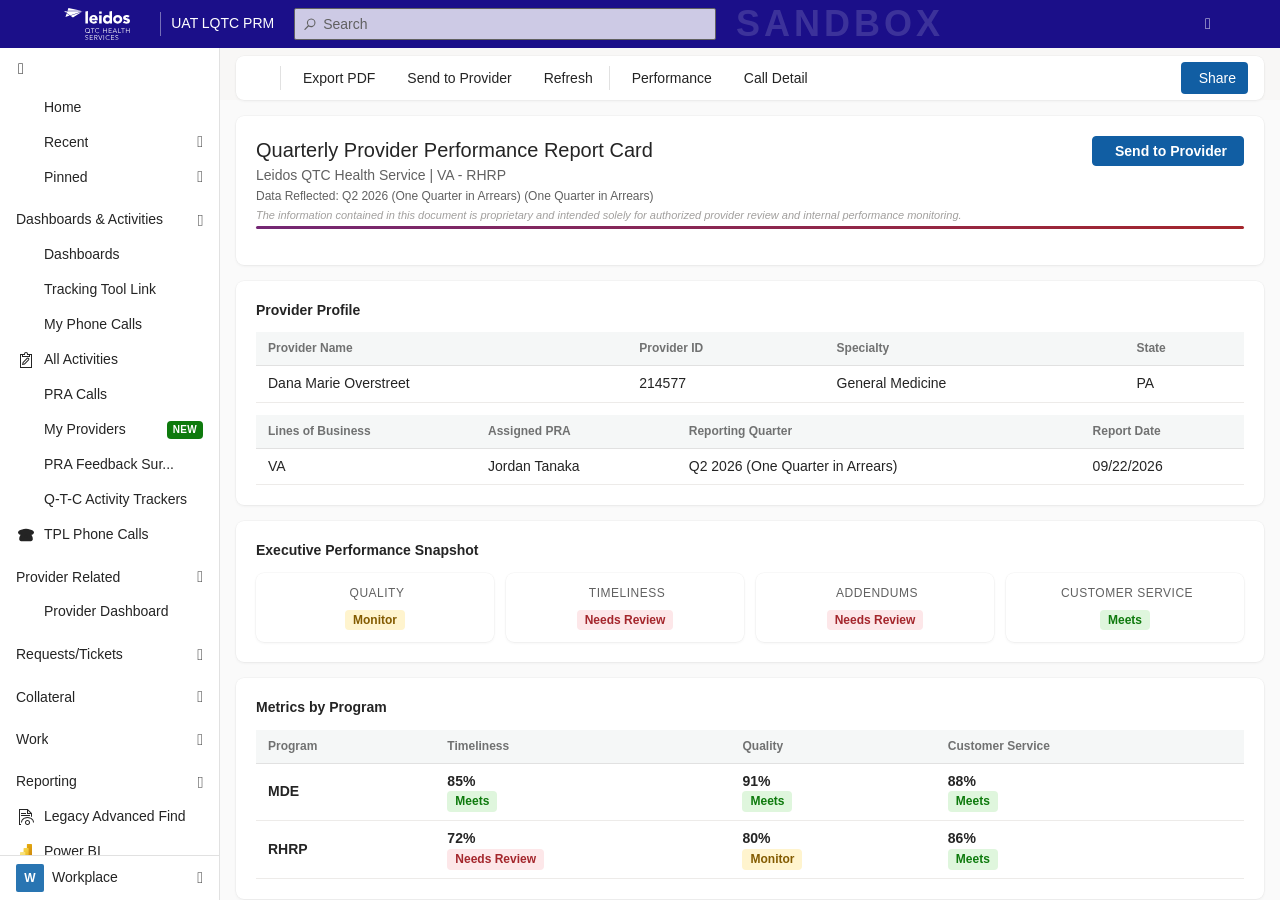
<file: report-card.html>
<!DOCTYPE html>
<html lang="en">
<head>
  <meta charset="UTF-8">
  <meta name="viewport" content="width=device-width, initial-scale=1.0">
  <title>PRM — Provider Report Card (D365 Prototype)</title>
  <link rel="stylesheet" href="d365-ui-kit.css">
  <link rel="stylesheet" href="https://static2.sharepointonline.com/files/fabric/office-ui-fabric-core/11.0.0/css/fabric.min.css">
  <style>
    .ms-Icon { font-size: 16px; }
    .d365-header__action-btn .ms-Icon { font-size: 16px; line-height: 1; }
    .d365-command-bar__btn .ms-Icon { font-size: 16px; line-height: 1; vertical-align: middle; }

    /* Report Card sections */
    .rc-card { background: var(--d365-card-bg); border-radius: var(--d365-radius-lg); box-shadow: 0 1px 3px rgba(0,0,0,0.06), 0 0 0 0.5px rgba(0,0,0,0.04); padding: var(--d365-space-lg); margin-bottom: var(--d365-space-base); }
    .rc-card__title { font-size: var(--d365-font-size-base); font-weight: var(--d365-font-weight-semibold); color: var(--d365-text-primary); margin-bottom: var(--d365-space-md); }
    .rc-card__subtitle { font-size: var(--d365-font-size-base); font-weight: var(--d365-font-weight-semibold); color: var(--d365-text-primary); margin-bottom: var(--d365-space-sm); }
    .rc-meta { font-size: var(--d365-font-size-sm); color: var(--d365-text-secondary); margin-bottom: 4px; }
    .rc-confidential { font-size: 11px; color: var(--d365-text-disabled); font-style: italic; }

    /* Snapshot pills */
    .rc-snapshot-row { display: grid; grid-template-columns: repeat(4, 1fr); gap: var(--d365-space-md); }
    .rc-snap-pill { border-radius: var(--d365-radius-lg); box-shadow: 0 1px 3px rgba(0,0,0,0.06), 0 0 0 0.5px rgba(0,0,0,0.04); padding: var(--d365-space-md) var(--d365-space-base); text-align: center; background: var(--d365-card-bg); }
    .rc-snap-pill__label { font-size: var(--d365-font-size-sm); color: var(--d365-text-secondary); margin-bottom: 8px; display: flex; align-items: center; justify-content: center; gap: 4px; text-transform: uppercase; letter-spacing: 0.5px; }
    .rc-snap-pill__value { font-size: var(--d365-font-size-base); font-weight: var(--d365-font-weight-semibold); display: flex; align-items: center; justify-content: center; gap: 4px; }
    .rc-snap--meets { color: #0E7A0D; }
    .rc-snap--monitor { color: #835B00; }
    .rc-snap--needs-review { color: #A4262C; }

    /* Divider */
    .rc-divider { height: 3px; background: linear-gradient(90deg, #742774 0%, #A4262C 100%); border: none; margin: 0 0 var(--d365-space-base) 0; border-radius: 2px; }

    /* Profile grid — two stacked 4-column tables */
    .rc-profile-grid { display: flex; flex-direction: column; gap: 0; }
    .rc-profile-grid table { width: 100%; border-collapse: collapse; font-size: var(--d365-font-size-base); }
    .rc-profile-grid th { text-align: left; padding: 8px 12px; background: var(--d365-grid-header-bg); color: var(--d365-grid-header-text); font-size: var(--d365-font-size-sm); font-weight: var(--d365-font-weight-semibold); border-bottom: 1px solid var(--d365-border); }
    .rc-profile-grid td { padding: 8px 12px; border-bottom: 1px solid var(--d365-divider); }

    /* Metrics table */
    .rc-metrics-table { width: 100%; border-collapse: collapse; font-size: var(--d365-font-size-base); }
    .rc-metrics-table th { text-align: left; padding: 8px 12px; background: var(--d365-grid-header-bg); color: var(--d365-grid-header-text); font-size: var(--d365-font-size-sm); font-weight: var(--d365-font-weight-semibold); border-bottom: 1px solid var(--d365-border); }
    .rc-metrics-table td { padding: 8px 12px; border-bottom: 1px solid var(--d365-divider); }
    .rc-metrics-table td:first-child { font-weight: var(--d365-font-weight-semibold); }

    /* Compliance badges */
    .rc-badge { display: inline-block; padding: 2px 8px; border-radius: var(--d365-radius-md); font-size: var(--d365-font-size-sm); font-weight: var(--d365-font-weight-semibold); }
    .rc-badge--none { background: #DFF6DD; color: #0E7A0D; }
    .rc-badge--high { background: #FDE7E9; color: #A4262C; }
    .rc-badge--increasing { background: #FFF4CE; color: #835B00; }

    /* Commentary */
    .rc-commentary-block { border-radius: var(--d365-radius-lg); box-shadow: 0 1px 2px rgba(0,0,0,0.04), 0 0 0 0.5px rgba(0,0,0,0.04); padding: var(--d365-space-base); margin-bottom: var(--d365-space-base); background: var(--d365-card-bg); }
    .rc-commentary-block__header { display: flex; justify-content: space-between; align-items: center; margin-bottom: 8px; }
    .rc-commentary-block__title { font-weight: var(--d365-font-weight-semibold); font-size: var(--d365-font-size-base); }
    .rc-commentary-block__editable { font-size: 11px; color: var(--d365-text-secondary); display: flex; align-items: center; gap: 4px; }
    .rc-commentary-block textarea { width: 100%; min-height: 80px; border: 1px solid var(--d365-border); border-radius: var(--d365-radius); padding: 8px 12px; font-family: var(--d365-font); font-size: var(--d365-font-size-base); resize: vertical; box-sizing: border-box; }
    .rc-commentary-block textarea:focus { outline: none; border-color: var(--d365-link); }
    .rc-save-row { display: flex; align-items: center; gap: 8px; margin-top: 8px; }
    .rc-unsaved-dot { width: 8px; height: 8px; border-radius: 50%; background: #F59E0B; display: none; }
    .rc-unsaved-dot.visible { display: block; }

    /* Email tags */
    .rc-email-tag {
      display: inline-flex;
      align-items: center;
      background: var(--d365-hover-bg);
      border: 1px solid var(--d365-border);
      border-radius: var(--d365-radius);
      padding: 2px 8px;
      font-size: var(--d365-font-size-sm);
      line-height: 22px;
      white-space: nowrap;
    }

    /* Acknowledgment */
    .rc-checkbox-row { display: flex; flex-direction: column; gap: 8px; margin-top: 12px; }
    .rc-checkbox-row label { display: flex; align-items: center; gap: 8px; font-size: var(--d365-font-size-base); cursor: pointer; }
  </style>
</head>
<body>

<div class="d365-app" id="app"></div>

<script src="js/pra-data.js"></script>
<script src="js/d365-app.js"></script>
<script>
var providerId = getParam('id') || '214577';
var provider = getProvider(providerId);
if (!provider) { document.body.innerHTML = '<p>Provider not found.</p>'; throw new Error('No provider'); }
var rc = PRA_DATA.reportCards[providerId];
if (!rc) { document.body.innerHTML = '<p>No report card data for this provider.</p>'; throw new Error('No report card'); }
var providerTitle = titleCase(provider.name);

function rcMetricBadge(status) {
  var map = { meets: 'd365-metric--on-target', monitor: 'd365-metric--watch', needs_review: 'd365-metric--at-risk' };
  var label = { meets: 'Meets', monitor: 'Monitor', needs_review: 'Needs Review' };
  return '<span class="d365-metric-badge ' + (map[status] || '') + '">' + (label[status] || status) + '</span>';
}

function rcComplianceBadge(value) {
  var v = value.toLowerCase();
  var cls = 'rc-badge--none';
  if (v === 'high') cls = 'rc-badge--high';
  else if (v === 'increasing') cls = 'rc-badge--increasing';
  return '<span class="rc-badge ' + cls + '">' + value + '</span>';
}

function rcSnapClass(status) {
  var map = { meets: 'rc-snap--meets', monitor: 'rc-snap--monitor', needs_review: 'rc-snap--needs-review' };
  return map[status] || '';
}

renderShell('reports');

var main = document.getElementById('main-content');
main.innerHTML = `
  <!-- Command Bar -->
  <div class="d365-command-bar">
    <button class="d365-command-bar__btn" onclick="history.back()"><i class="ms-Icon ms-Icon--Back"></i></button>
    <div class="d365-command-bar__divider"></div>
    <button class="d365-command-bar__btn" onclick="window.print()"><i class="ms-Icon ms-Icon--PDF"></i> Export PDF</button>
    <button class="d365-command-bar__btn" onclick="rcOpenSendModal()"><i class="ms-Icon ms-Icon--Mail"></i> Send to Provider</button>
    <button class="d365-command-bar__btn"><i class="ms-Icon ms-Icon--Refresh"></i> Refresh</button>
    <div class="d365-command-bar__divider"></div>
    <a class="d365-command-bar__btn" href="provider-dashboard.html?id=${providerId}"><i class="ms-Icon ms-Icon--AreaChart"></i> Performance</a>
    <a class="d365-command-bar__btn" href="provider-detail.html?id=${providerId}"><i class="ms-Icon ms-Icon--ContactInfo"></i> Call Detail</a>
    <div class="d365-command-bar__spacer"></div>
    <button class="d365-command-bar__btn d365-command-bar__btn--share"><i class="ms-Icon ms-Icon--Share"></i> Share</button>
  </div>

  <div class="d365-content-scroll">
    <!-- Header -->
    <div class="rc-card" style="display:flex;flex-direction:column;gap:2px;">
      <div style="display:flex;justify-content:space-between;align-items:flex-start;">
        <div>
          <div class="d365-view-header__title">Quarterly Provider Performance Report Card</div>
          <div style="font-size:var(--d365-font-size-base);color:var(--d365-text-secondary);margin-top:2px;">
            ${rc.company}
          </div>
          <div class="rc-meta" style="margin-top:2px;">Data Reflected: ${rc.dataReflected} (One Quarter in Arrears)</div>
          <div class="rc-confidential">The information contained in this document is proprietary and intended solely for authorized provider review and internal performance monitoring.</div>
        </div>
        <button class="d365-btn d365-btn--primary" onclick="rcOpenSendModal()" style="white-space:nowrap;"><i class="ms-Icon ms-Icon--Mail" style="font-size:12px;"></i> Send to Provider</button>
      </div>
      <hr class="rc-divider">
    </div>

    <!-- Provider Profile -->
    <div class="rc-card">
      <div class="rc-card__title">Provider Profile</div>
      <div class="rc-profile-grid">
        <table>
          <thead><tr><th>Provider Name</th><th>Provider ID</th><th>Specialty</th><th>State</th></tr></thead>
          <tbody><tr><td>${providerTitle}</td><td>${provider.id}</td><td>${provider.specialty}</td><td>${provider.state}</td></tr></tbody>
        </table>
        <table style="margin-top:12px;">
          <thead><tr><th>Lines of Business</th><th>Assigned PRA</th><th>Reporting Quarter</th><th>Report Date</th></tr></thead>
          <tbody><tr><td>${rc.lob}</td><td>${PRA_DATA.currentUser.name}</td><td>${rc.dataReflected}</td><td>${rc.reportDate}</td></tr></tbody>
        </table>
      </div>
    </div>

    <!-- Executive Performance Snapshot -->
    <div class="rc-card">
      <div class="rc-card__title">Executive Performance Snapshot</div>
      <div class="rc-snapshot-row">
        ${(function() {
          var meta = {
            quality: { label: 'Quality', icon: 'Diagnostic' },
            timeliness: { label: 'Timeliness', icon: 'Clock' },
            addendums: { label: 'Addendums', icon: 'EditNote' },
            customerService: { label: 'Customer Service', icon: 'People' }
          };
          return ['quality','timeliness','addendums','customerService'].map(function(key) {
            var s = rc.snapshot[key];
            var m = meta[key];
            return '<div class="rc-snap-pill">' +
              '<div class="rc-snap-pill__label"><i class="ms-Icon ms-Icon--' + m.icon + '" style="font-size:14px;"></i> ' + m.label + '</div>' +
              '<div class="rc-snap-pill__value ' + rcSnapClass(s.status) + '">' + rcMetricBadge(s.status.replace('_', '_')) + '</div>' +
              '</div>';
          }).join('');
        })()}
      </div>
    </div>

    <!-- Metrics by Program -->
    <div class="rc-card">
      <div class="rc-card__title">Metrics by Program</div>
      <table class="rc-metrics-table">
        <thead>
          <tr><th>Program</th><th>Timeliness</th><th>Quality</th><th>Customer Service</th></tr>
        </thead>
        <tbody>
          ${rc.metricsByProgram.map(function(m) {
            function cell(metric) {
              return '<strong>' + metric.score + '%</strong><br>' + rcMetricBadge(metric.status);
            }
            return '<tr><td>' + m.program + '</td><td>' + cell(m.timeliness) + '</td><td>' + cell(m.quality) + '</td><td>' + cell(m.customerService) + '</td></tr>';
          }).join('')}
        </tbody>
      </table>
    </div>

    <!-- Exceptions & Operational Impacts -->
    <div class="rc-card">
      <div class="rc-card__title">Exceptions &amp; Operational Impacts</div>
      ${rc.exceptions.length ? '<table class="rc-metrics-table"><thead><tr><th>Impact Description</th><th>Affected Metrics</th></tr></thead><tbody>' +
        rc.exceptions.map(function(e) {
          return '<tr><td>' + e.impact + '</td><td>' + e.affectedMetrics + '</td></tr>';
        }).join('') + '</tbody></table>'
        : '<p style="color:var(--d365-text-secondary);font-size:var(--d365-font-size-base);">No exceptions reported this period.</p>'}
    </div>

    <!-- Compliance Detail -->
    <div class="rc-card">
      <div class="rc-card__title">Compliance Detail</div>
      <table class="rc-metrics-table">
        <thead><tr><th>Late Reports (Case #)</th><th>Pending Addendums</th><th>Clarifications</th><th>QA Response Trend</th></tr></thead>
        <tbody>
          <tr>
            <td>${rcComplianceBadge(rc.compliance.lateReports)}</td>
            <td>${rcComplianceBadge(rc.compliance.pendingAddendums)}</td>
            <td>${rcComplianceBadge(rc.compliance.clarifications)}</td>
            <td>${rcComplianceBadge(rc.compliance.qaResponseTrend)}</td>
          </tr>
        </tbody>
      </table>
    </div>

    <!-- Customer Service Summary -->
    <div class="rc-card">
      <div class="rc-card__title">Customer Service Summary</div>
      <div style="font-size:var(--d365-font-size-base);line-height:1.8;">
        <div style="margin-bottom:8px;"><span style="font-weight:600;">Customer Service Tickets:</span> ${rc.customerServiceSummary.tickets}</div>
        <div style="margin-bottom:8px;"><span style="font-weight:600;color:#0E7A0D;">Positive Feedback:</span> ${rc.customerServiceSummary.positiveFeedback}</div>
        <div><span style="font-weight:600;color:#A4262C;">Negative Feedback:</span> ${rc.customerServiceSummary.negativeFeedback}</div>
      </div>
    </div>

    <!-- PRA Commentary -->
    <div class="rc-card">
      <div class="rc-card__title">PRA Commentary</div>

      <div class="rc-commentary-block">
        <div class="rc-commentary-block__header">
          <div class="rc-commentary-block__title">Room for Improvement</div>
          <div class="rc-commentary-block__editable"><i class="ms-Icon ms-Icon--Robot" style="font-size:12px;"></i> AI-generated</div>
        </div>
        <p style="font-size:var(--d365-font-size-base);line-height:1.6;margin:0;color:var(--d365-text-primary);">${rc.commentary.roomForImprovement}</p>
      </div>

      <div class="rc-commentary-block">
        <div class="rc-commentary-block__header">
          <div class="rc-commentary-block__title">A Job Well Done</div>
          <div class="rc-commentary-block__editable"><i class="ms-Icon ms-Icon--Robot" style="font-size:12px;"></i> AI-generated</div>
        </div>
        <p style="font-size:var(--d365-font-size-base);line-height:1.6;margin:0;color:var(--d365-text-primary);">${rc.commentary.jobWellDone}</p>
      </div>

      <div class="rc-commentary-block">
        <div class="rc-commentary-block__header">
          <div class="rc-commentary-block__title">Targeted Reminders</div>
          <div class="rc-commentary-block__editable"><i class="ms-Icon ms-Icon--Robot" style="font-size:12px;"></i> AI-generated</div>
        </div>
        <p style="font-size:var(--d365-font-size-base);line-height:1.6;margin:0;color:var(--d365-text-primary);white-space:pre-line;">${rc.commentary.targetedReminders}</p>
      </div>
    </div>

    <!-- Provider Acknowledgment & Feedback -->
    <div class="rc-card">
      <div class="rc-card__title">Provider Acknowledgment &amp; Feedback</div>
      <div style="font-size:var(--d365-font-size-base);margin-bottom:12px;">
        <div class="rc-card__subtitle">Provider Comments</div>
        <p style="line-height:1.6;margin:0;color:var(--d365-text-primary);">${rc.providerAck.comments}</p>
      </div>
      <div style="display:flex;gap:16px;font-size:var(--d365-font-size-base);">
        <span>${rc.providerAck.acknowledged ? '<i class="ms-Icon ms-Icon--CheckboxComposite" style="color:#0E7A0D;"></i>' : '<i class="ms-Icon ms-Icon--Checkbox"></i>'} Provider has acknowledged this report card</span>
        <span>${rc.providerAck.followUpRequested ? '<i class="ms-Icon ms-Icon--CheckboxComposite" style="color:#0E7A0D;"></i>' : '<i class="ms-Icon ms-Icon--Checkbox"></i>'} Follow-up meeting requested</span>
      </div>
      <div style="font-size:var(--d365-font-size-sm);color:var(--d365-text-secondary);margin-top:8px;">Completed by provider upon receipt</div>
    </div>
  </div>
`;

function rcOpenSendModal() {
  var body = '<div style="margin-bottom:16px;">' +
    '<label style="font-size:13px;font-weight:600;display:block;margin-bottom:4px;">To</label>' +
    '<div id="rc-email-tags" style="display:flex;flex-wrap:wrap;gap:6px;align-items:center;border:1px solid var(--d365-border);border-radius:var(--d365-radius);padding:6px 8px;min-height:36px;cursor:text;" onclick="document.getElementById(\'rc-email-input\').focus()">' +
      '<span class="rc-email-tag" data-email="' + provider.email + '">' + provider.email + ' <button onclick="rcRemoveTag(this.parentElement)" style="background:none;border:none;cursor:pointer;font-size:14px;color:var(--d365-text-secondary);padding:0 0 0 4px;line-height:1;">&times;</button></span>' +
      '<input type="email" id="rc-email-input" placeholder="Add email..." style="border:none;outline:none;flex:1;min-width:140px;font-size:var(--d365-font-size-base);font-family:var(--d365-font);padding:2px 0;">' +
    '</div>' +
    '<div style="font-size:11px;color:var(--d365-text-secondary);margin-top:4px;">Press Enter or comma to add multiple recipients</div>' +
    '</div>' +
    '<div style="margin-bottom:16px;"><strong>Period:</strong> ' + rc.dataReflected + '</div>' +
    '<div style="display:flex;align-items:center;gap:12px;padding:12px;background:var(--d365-hover-bg);border-radius:var(--d365-radius);margin-bottom:16px;">' +
    '<i class="ms-Icon ms-Icon--PDF" style="font-size:24px;color:#A4262C;"></i>' +
    '<div><div style="font-weight:600;">Report Card — ' + providerTitle + '</div><div style="font-size:12px;color:var(--d365-text-secondary);">PDF &bull; 2 pages</div></div></div>' +
    '<p style="font-size:var(--d365-font-size-sm);color:var(--d365-text-secondary);">This report card will be sent as a PDF attachment. The provider will be asked to acknowledge receipt and may submit feedback.</p>';
  var footer = '<button class="d365-btn" onclick="closeModal(document.querySelector(\'.d365-modal-overlay\'))">Cancel</button>' +
    '<button class="d365-btn d365-btn--primary" onclick="rcSendReport()"><i class="ms-Icon ms-Icon--Mail" style="font-size:12px;"></i> Send</button>';
  showModal('Send Report Card to Provider', body, { footer: footer });

  var input = document.getElementById('rc-email-input');
  input.addEventListener('keydown', function(e) {
    if (e.key === 'Enter' || e.key === ',') {
      e.preventDefault();
      rcAddEmail(input);
    }
    if (e.key === 'Backspace' && !input.value) {
      var tags = document.getElementById('rc-email-tags').querySelectorAll('.rc-email-tag');
      if (tags.length) rcRemoveTag(tags[tags.length - 1]);
    }
  });
  input.addEventListener('blur', function() { if (input.value.trim()) rcAddEmail(input); });
}

function rcAddEmail(input) {
  var val = input.value.replace(/,/g, '').trim();
  if (!val || !val.includes('@')) return;
  var container = document.getElementById('rc-email-tags');
  var existing = container.querySelectorAll('.rc-email-tag');
  for (var i = 0; i < existing.length; i++) {
    if (existing[i].dataset.email === val) { input.value = ''; return; }
  }
  var tag = document.createElement('span');
  tag.className = 'rc-email-tag';
  tag.dataset.email = val;
  tag.innerHTML = val + ' <button onclick="rcRemoveTag(this.parentElement)" style="background:none;border:none;cursor:pointer;font-size:14px;color:var(--d365-text-secondary);padding:0 0 0 4px;line-height:1;">&times;</button>';
  container.insertBefore(tag, input);
  input.value = '';
}

function rcRemoveTag(tag) {
  tag.parentElement.removeChild(tag);
}

function rcSendReport() {
  var tags = document.getElementById('rc-email-tags').querySelectorAll('.rc-email-tag');
  var emails = [];
  tags.forEach(function(t) { emails.push(t.dataset.email); });
  if (!emails.length) { showToast('Please add at least one recipient', 'info'); return; }
  closeModal(document.querySelector('.d365-modal-overlay'));
  showToast('Report card sent to ' + emails.join(', '), 'success');
}
</script>

</body>
</html>
</file>
<file: d365-ui-kit.css>
/* ============================================================
   D365 UCI UI Kit — PRM Prototype
   Extracted from live D365 PRM UAT via Playwright (2026-10-07)
   Real computed styles from Microsoft Dynamics 365 UCI
   ============================================================ */

/* --- Design Tokens (extracted from live D365) --- */
:root {
  /* Header / Nav */
  --d365-header-bg: #1B0F89;          /* rgb(27,15,137) — extracted */
  --d365-header-text: #ffffff;
  --d365-sandbox-text: rgba(255,255,255,0.15);

  /* Brand / Accent */
  --d365-link: #115EA3;               /* rgb(17,94,163) — grid links */
  --d365-link-hover-bg: #D7EBF9;
  --d365-link-selected-bg: #B1D6F0;
  --d365-selection-blue: rgba(0, 145, 234, 0.28);  /* ag-grid selected */
  --d365-selection-blue-light: rgba(0, 145, 234, 0.2);

  /* Surfaces */
  --d365-page-bg: #F8F7F6;            /* rgb(248,247,246) — shell bg */
  --d365-form-body-bg: #FAFAFA;       /* rgb(250,250,250) — form content */
  --d365-card-bg: #FFFFFF;
  --d365-input-bg: #F3F2F1;
  --d365-input-bg-hover: #EDEBE9;
  --d365-input-bg-focus: #FFFFFF;
  --d365-input-border: #616161;        /* rgb(97,97,97) — search border */
  --d365-input-border-focus: var(--d365-link);

  /* Borders */
  --d365-border: #E1E1E1;
  --d365-border-dark: #C8C6C4;
  --d365-divider: #EDEBE9;
  --d365-grid-border: #bdc3c7;         /* ag-grid --ag-border-color */

  /* Text */
  --d365-text-primary: #242424;        /* rgb(36,36,36) — extracted */
  --d365-text-secondary: #616161;      /* rgb(97,97,97) — saved indicator */
  --d365-text-disabled: #A19F9D;
  --d365-text-error: #A4262C;
  --d365-text-on-brand: #FFFFFF;
  --d365-text-shell: #666666;          /* rgb(102,102,102) — shell default */

  /* States */
  --d365-hover-bg: #F3F2F1;
  --d365-selected-bg: #EBF3FC;
  --d365-warning-bg: #FFF4CE;
  --d365-warning-border: #FFD335;
  --d365-error-bg: #FDE7E9;
  --d365-success-bg: #DFF6DD;
  --d365-readonly-bg: #F3F2F1;

  /* Grid (ag-theme-balham) */
  --d365-grid-header-bg: #f5f7f7;     /* --ag-header-background-color */
  --d365-grid-header-text: rgba(0, 0, 0, 0.54);
  --d365-grid-row-hover: #F3F2F1;
  --d365-grid-row-selected: rgba(0, 145, 234, 0.28);
  --d365-grid-row-border: rgba(189, 195, 199, 0.58); /* --ag-row-border-color */
  --d365-grid-odd-row-bg: #fcfdfe;    /* --ag-odd-row-background-color */
  --d365-grid-row-height: 42px;
  --d365-grid-header-height: 43px;
  --d365-grid-font-size: 12px;

  /* Typography */
  --d365-font: "Segoe UI", "Segoe UI Web (West European)", -apple-system, BlinkMacSystemFont, Roboto, "Helvetica Neue", sans-serif;
  --d365-font-grid: -apple-system, BlinkMacSystemFont, "Segoe UI", Roboto, Oxygen-Sans, Ubuntu, Cantarell, "Helvetica Neue", sans-serif;
  --d365-font-size-xs: 10px;
  --d365-font-size-sm: 12px;
  --d365-font-size-base: 14px;        /* most UI elements use 14px */
  --d365-font-size-tab: 16px;         /* tab labels */
  --d365-font-size-xl: 20px;          /* view title, record title */
  --d365-font-size-xxl: 24px;
  --d365-font-weight-regular: 400;
  --d365-font-weight-semibold: 600;

  /* Spacing (4px grid) */
  --d365-space-xxs: 2px;
  --d365-space-xs: 4px;
  --d365-space-sm: 8px;
  --d365-space-md: 12px;
  --d365-space-base: 16px;
  --d365-space-lg: 20px;
  --d365-space-xl: 24px;
  --d365-space-xxl: 32px;

  /* Layout */
  --d365-header-height: 48px;
  --d365-header-btn-size: 48px;        /* top bar icon buttons */
  --d365-command-bar-height: 44px;
  --d365-sitenav-width: 220px;
  --d365-sitenav-collapsed: 48px;
  --d365-sitenav-item-height: 35px;
  --d365-tab-height: 44px;

  /* Radius */
  --d365-radius: 2px;
  --d365-radius-md: 4px;
  --d365-radius-lg: 8px;

  /* Elevation (modern D365 uses shadows instead of hard borders) */
  --d365-shadow-card: 0 1px 3px rgba(0,0,0,0.06), 0 0 0 0.5px rgba(0,0,0,0.04);
  --d365-shadow-elevated: 0 2px 8px rgba(0,0,0,0.1), 0 0 0 0.5px rgba(0,0,0,0.04);
  --d365-shadow-command: 0 0.5px 3px rgba(0,0,0,0.08);
}

/* --- Reset & Base --- */
*, *::before, *::after { box-sizing: border-box; margin: 0; padding: 0; }

body {
  font-family: var(--d365-font);
  font-size: var(--d365-font-size-base);
  color: var(--d365-text-primary);
  background: var(--d365-page-bg);
  line-height: 1.4;
  -webkit-font-smoothing: antialiased;
}

a { color: var(--d365-link); text-decoration: none; }
a:hover { text-decoration: underline; }

/* --- App Shell --- */
.d365-app {
  display: grid;
  grid-template-rows: var(--d365-header-height) 1fr;
  grid-template-columns: var(--d365-sitenav-width) 1fr;
  grid-template-areas:
    "header header"
    "sitenav main";
  height: 100vh;
  overflow: hidden;
}

/* --- Top Bar / Header --- */
.d365-header {
  grid-area: header;
  display: flex;
  align-items: center;
  background: var(--d365-header-bg);
  color: var(--d365-header-text);
  padding: 0;
  height: var(--d365-header-height);
  z-index: 100;
  position: relative;
}

.d365-header__logo {
  display: flex;
  align-items: center;
  gap: var(--d365-space-sm);
  margin-right: var(--d365-space-lg);
  flex-shrink: 0;
}

.d365-header__logo img { height: 32px; }

.d365-header__divider {
  width: 1px;
  height: 24px;
  background: rgba(255, 255, 255, 0.4);
  flex-shrink: 0;
  margin: 0 10px;
}

.d365-header__app-name {
  font-size: var(--d365-font-size-base);
  font-weight: var(--d365-font-weight-regular);
  white-space: nowrap;
}

.d365-header__search {
  flex: 0 1 466px;
  margin: 0 var(--d365-space-lg);
  position: relative;
}

.d365-header__search input {
  width: 100%;
  height: 32px;
  border: 0.67px solid var(--d365-input-border);
  border-radius: var(--d365-radius);
  padding: 1px 0 1px 28px;
  font-family: var(--d365-font);
  font-size: var(--d365-font-size-base);
  background: rgba(255,255,255,0.78);
  color: var(--d365-text-primary);
  outline: none;
}

.d365-header__search input::placeholder { color: var(--d365-text-secondary); }
.d365-header__search input:focus {
  background: #FFFFFF;
  border-color: #0F6CBD;
}

.d365-header__search::before {
  content: "";
  position: absolute;
  left: 8px;
  top: 50%;
  transform: translateY(-50%) scaleX(-1);
  width: 16px;
  height: 16px;
  background: url("data:image/svg+xml,%3Csvg xmlns='http://www.w3.org/2000/svg' viewBox='0 0 20 20' fill='%23616161'%3E%3Cpath d='M8.5 3a5.5 5.5 0 014.227 9.02l4.127 4.126a.75.75 0 01-1.06 1.061l-4.128-4.127A5.5 5.5 0 118.5 3zm0 1.5a4 4 0 100 8 4 4 0 000-8z'/%3E%3C/svg%3E") no-repeat center;
  pointer-events: none;
}

.d365-header__sandbox {
  font-size: 36px;
  font-weight: var(--d365-font-weight-semibold);
  color: var(--d365-sandbox-text);
  text-transform: uppercase;
  letter-spacing: 4px;
  margin: 0 auto;
  user-select: none;
  pointer-events: none;
}

.d365-header__actions {
  display: flex;
  align-items: center;
  gap: 0;
  margin-left: auto;
  flex-shrink: 0;
}

.d365-header__action-btn {
  width: var(--d365-header-btn-size);
  height: var(--d365-header-btn-size);
  display: flex;
  align-items: center;
  justify-content: center;
  background: none;
  border: none;
  color: rgba(255,255,255,0.85);
  cursor: pointer;
  border-radius: 0;
  font-size: 18px;
}

.d365-header__action-btn:hover {
  background: rgba(255,255,255,0.1);
  color: white;
}

/* --- Warning Banner --- */
.d365-warning-banner {
  display: flex;
  align-items: center;
  gap: var(--d365-space-sm);
  padding: var(--d365-space-sm) var(--d365-space-base);
  background: var(--d365-warning-bg);
  border-bottom: 1px solid var(--d365-warning-border);
  font-size: var(--d365-font-size-base);
  color: var(--d365-text-primary);
}

.d365-warning-banner__icon { color: #C79400; }

.d365-warning-banner__action {
  margin-left: auto;
  padding: 4px 16px;
  background: var(--d365-link);
  color: white;
  border: none;
  border-radius: var(--d365-radius);
  font-family: var(--d365-font);
  font-size: var(--d365-font-size-base);
  cursor: pointer;
  font-weight: var(--d365-font-weight-semibold);
}

.d365-warning-banner__close {
  background: none;
  border: none;
  cursor: pointer;
  color: var(--d365-text-secondary);
  font-size: 16px;
  padding: 4px;
}

/* --- Side Navigation (Site Map) --- */
.d365-sitenav {
  grid-area: sitenav;
  background: var(--d365-card-bg);
  border-right: 1px solid var(--d365-border);
  overflow: hidden;
  display: flex;
  flex-direction: column;
  font-size: var(--d365-font-size-base);
}

.d365-sitenav__hamburger {
  display: flex;
  align-items: center;
  justify-content: center;
  width: 42px;
  height: 42px;
  border: none;
  background: transparent;
  cursor: pointer;
  color: var(--d365-text-primary);
  flex-shrink: 0;
}
.d365-sitenav__hamburger:hover { background: var(--d365-hover-bg); }

.d365-sitenav__list {
  list-style: none;
  flex: 1;
  overflow-y: auto;
  overflow-x: hidden;
}

.d365-sitenav__item {
  display: flex;
  align-items: center;
  gap: var(--d365-space-sm);
  padding: 0 var(--d365-space-base);
  height: var(--d365-sitenav-item-height);
  cursor: pointer;
  color: var(--d365-text-primary);
  position: relative;
  transition: background 0.1s;
  font-size: var(--d365-font-size-base);
}

.d365-sitenav__item:hover { background: var(--d365-hover-bg); }

.d365-sitenav__item--selected {
  background: var(--d365-selected-bg);
}

.d365-sitenav__item--selected::before {
  content: "";
  position: absolute;
  left: 4px;
  top: 50%;
  transform: translateY(-50%);
  width: 4px;
  height: 21px;
  border-radius: 2px;
  background: #0F6CBD;
}

.d365-sitenav__item--header {
  font-size: var(--d365-font-size-base);
  padding: 14px var(--d365-space-base) 6px;
  height: auto;
  color: var(--d365-text-primary);
  cursor: pointer;
}

.d365-sitenav__item--header:hover { background: transparent; }

.d365-sitenav__item--child {
  padding-left: var(--d365-space-base);
}

.d365-sitenav__icon {
  width: 20px;
  height: 20px;
  display: flex;
  align-items: center;
  justify-content: center;
  flex-shrink: 0;
  font-size: 20px;
  color: var(--d365-text-primary);
}

.d365-sitenav__text {
  white-space: nowrap;
  overflow: hidden;
  text-overflow: ellipsis;
}

.d365-sitenav__chevron {
  margin-left: auto;
  font-size: 16px;
  color: #424242;
  display: flex;
  align-items: center;
  flex-shrink: 0;
}

.d365-sitenav__chevron--open span { display: inline-block; transform: rotate(180deg); }

.d365-sitenav__area-switcher {
  display: flex;
  align-items: center;
  gap: var(--d365-space-sm);
  padding: 8px var(--d365-space-base);
  border-top: 1px solid var(--d365-border);
  cursor: pointer;
  font-size: var(--d365-font-size-base);
  font-weight: var(--d365-font-weight-regular);
  color: var(--d365-text-primary);
}

.d365-sitenav__area-switcher:hover { background: var(--d365-hover-bg); }

.d365-sitenav__area-icon {
  width: 28px;
  height: 28px;
  background: #2975B2;
  color: white;
  display: flex;
  align-items: center;
  justify-content: center;
  border-radius: 2px;
  font-size: 12px;
  font-weight: var(--d365-font-weight-semibold);
  flex-shrink: 0;
}

/* --- Main Content Area --- */
.d365-main {
  grid-area: main;
  display: flex;
  flex-direction: column;
  overflow: hidden;
  background: var(--d365-page-bg);
}

/* --- Command Bar --- */
.d365-command-bar {
  display: flex;
  align-items: center;
  height: var(--d365-command-bar-height);
  padding: 0 var(--d365-space-base);
  background: var(--d365-card-bg);
  box-shadow: var(--d365-shadow-card);
  gap: var(--d365-space-xxs);
  flex-shrink: 0;
  position: relative;
  z-index: 2;
  margin: var(--d365-space-sm) var(--d365-space-base) 0;
  border-radius: var(--d365-radius-lg);
}

.d365-command-bar__btn {
  display: inline-flex;
  align-items: center;
  gap: 6px;
  padding: 0 12px;
  height: 32px;
  background: none;
  border: none;
  font-family: var(--d365-font);
  font-size: var(--d365-font-size-base);
  color: var(--d365-text-primary);
  cursor: pointer;
  border-radius: var(--d365-radius-md);
  white-space: nowrap;
  line-height: 14px;
}

.d365-command-bar__btn:hover { background: var(--d365-hover-bg); text-decoration: none; }

.d365-command-bar__btn--primary {
  color: var(--d365-link);
}

.d365-command-bar__btn--share {
  background: var(--d365-link);
  color: white;
  border-radius: var(--d365-radius-md);
}
.d365-command-bar__btn--share:hover { background: #0F548C; }

.d365-command-bar__divider {
  width: 1px;
  height: 24px;
  background: var(--d365-border);
  margin: 0 2px;
}

.d365-command-bar__spacer { flex: 1; }

.d365-command-bar__btn .ms-Icon {
  font-size: 16px;
  vertical-align: middle;
  margin-right: 4px;
}
.d365-command-bar__btn .ms-Icon:only-child {
  margin-right: 0;
}

/* Command bar overflow menu (D365 pattern: items that don't fit go into ⋮ dropdown) */
.d365-command-bar__overflow {
  position: relative;
}
.d365-command-bar__overflow-menu {
  display: none;
  position: absolute;
  top: 100%;
  right: 0;
  margin-top: 4px;
  background: var(--d365-card-bg);
  border: 1px solid var(--d365-border);
  border-radius: var(--d365-radius-md);
  box-shadow: var(--d365-shadow-elevated);
  min-width: 200px;
  z-index: 100;
  padding: 4px 0;
}
.d365-command-bar__overflow-menu--open { display: block; }
.d365-command-bar__overflow-item {
  display: flex;
  align-items: center;
  gap: 8px;
  padding: 8px 12px;
  font-size: var(--d365-font-size-base);
  color: var(--d365-text-primary);
  cursor: pointer;
  border: none;
  background: none;
  width: 100%;
  font-family: var(--d365-font);
  white-space: nowrap;
  text-align: left;
}
.d365-command-bar__overflow-item:hover { background: var(--d365-hover-bg); }

/* --- View Card (wraps view-header + toolbar + grid + footer as one card) --- */
.d365-view-card {
  margin: var(--d365-space-sm) var(--d365-space-base) var(--d365-space-base);
  background: var(--d365-card-bg);
  border-radius: var(--d365-radius-lg);
  box-shadow: var(--d365-shadow-card);
  display: flex;
  flex-direction: column;
  flex: 1;
  min-height: 0;
  position: relative;
}

/* --- View Header --- */
.d365-view-header {
  display: flex;
  align-items: center;
  gap: var(--d365-space-base);
  padding: var(--d365-space-base) var(--d365-space-lg);
  background: var(--d365-card-bg);
  border-bottom: 1px solid var(--d365-divider);
}

/* Standalone view-header (dashboard/report-card — not inside .d365-view-card) */
.d365-view-header--standalone {
  margin: var(--d365-space-sm) var(--d365-space-base) 0;
  border-radius: var(--d365-radius-lg);
  box-shadow: var(--d365-shadow-card);
  border-bottom: none;
  flex-shrink: 0;
}

.d365-view-header__title {
  font-size: var(--d365-font-size-xl);
  font-weight: var(--d365-font-weight-regular); /* 400 — extracted! was 600 */
  color: var(--d365-text-primary);
  display: flex;
  align-items: center;
  gap: var(--d365-space-sm);
}

.d365-view-header__chevron {
  font-size: 14px;
  color: var(--d365-text-secondary);
  cursor: pointer;
}

.d365-view-header__actions {
  display: flex;
  align-items: center;
  gap: var(--d365-space-md);
  margin-left: auto;
}

.d365-view-header__action {
  display: inline-flex;
  align-items: center;
  gap: 4px;
  font-size: var(--d365-font-size-base);
  color: var(--d365-link);
  cursor: pointer;
  background: none;
  border: none;
  font-family: var(--d365-font);
}

.d365-view-header__action:hover { text-decoration: underline; }

/* View Switcher Menu */
.d365-view-menu {
  display: none;
  position: absolute;
  top: 100%;
  left: 0;
  margin-top: 4px;
  background: #fff;
  border: 1px solid var(--d365-border);
  border-radius: var(--d365-radius);
  box-shadow: 0 2px 8px rgba(0,0,0,.14);
  min-width: 220px;
  z-index: 100;
  padding: 4px 0;
}
.d365-view-menu--open { display: block; }
.d365-view-menu__item {
  display: flex;
  align-items: center;
  gap: 8px;
  padding: 8px 12px;
  font-size: var(--d365-font-size-base);
  color: var(--d365-text-primary);
  cursor: pointer;
  font-weight: var(--d365-font-weight-regular);
}
.d365-view-menu__item:hover { background: var(--d365-hover-bg); }
.d365-view-menu__item--active { font-weight: var(--d365-font-weight-semibold); }
.d365-view-menu__section-label {
  font-size: var(--d365-font-size-sm);
  color: var(--d365-text-secondary);
  padding: 8px 12px 4px;
  font-weight: var(--d365-font-weight-semibold);
}

.d365-view-header__search {
  position: relative;
}

.d365-view-header__search input {
  height: 32px;
  width: 180px;
  border: 0.67px solid var(--d365-input-border);
  border-radius: var(--d365-radius);
  padding: 0 var(--d365-space-sm) 0 30px;
  font-family: var(--d365-font);
  font-size: var(--d365-font-size-base);
  outline: none;
}

.d365-view-header__search input:focus {
  background: #FFFFFF;
  border-color: #0F6CBD;
}

/* --- Filter Bar --- */
.d365-filter-bar {
  display: flex;
  align-items: center;
  gap: var(--d365-space-md);
  padding: var(--d365-space-sm) var(--d365-space-lg);
  background: var(--d365-card-bg);
  border-bottom: 1px solid var(--d365-border);
}

.d365-filter-bar__label {
  font-size: var(--d365-font-size-base);
  color: var(--d365-text-primary);
}

.d365-filter-bar select,
.d365-select {
  height: 32px;
  border: 1px solid var(--d365-border-dark);
  border-radius: var(--d365-radius);
  padding: 0 28px 0 8px;
  font-family: var(--d365-font);
  font-size: var(--d365-font-size-base);
  color: var(--d365-link);
  background: var(--d365-card-bg);
  outline: none;
  cursor: pointer;
  appearance: none;
  background-image: url("data:image/svg+xml,%3Csvg xmlns='http://www.w3.org/2000/svg' width='12' height='12' viewBox='0 0 12 12'%3E%3Cpath d='M3 5l3 3 3-3' fill='none' stroke='%23605E5C' stroke-width='1.5'/%3E%3C/svg%3E");
  background-repeat: no-repeat;
  background-position: right 8px center;
}

.d365-filter-bar select:focus,
.d365-select:focus {
  background-color: #FFFFFF;
  border-color: #0F6CBD;
}

/* --- Data Grid (ag-theme-balham) --- */
.d365-grid {
  flex: 1;
  overflow: auto;
  background: var(--d365-card-bg);
}

.d365-grid table {
  width: 100%;
  border-collapse: collapse;
}

.d365-grid thead {
  position: sticky;
  top: 0;
  z-index: 1;
}

.d365-grid th {
  height: var(--d365-grid-header-height);
  padding: 0 var(--d365-space-md);
  font-family: var(--d365-font-grid);
  font-size: var(--d365-grid-font-size);
  font-weight: var(--d365-font-weight-semibold);
  color: var(--d365-grid-header-text);
  text-align: left;
  background: var(--d365-grid-header-bg);
  border-bottom: 1px solid var(--d365-grid-border);
  white-space: nowrap;
  user-select: none;
  cursor: default;
}

.d365-grid th:hover { background: #eef0f0; }

.d365-grid th .sort-icon {
  font-size: 10px;
  margin-left: 4px;
  color: var(--d365-grid-header-text);
}

.d365-grid th .col-menu {
  font-size: 10px;
  margin-left: 4px;
  color: var(--d365-text-disabled);
  visibility: hidden;
}

.d365-grid th:hover .col-menu { visibility: visible; }

.d365-grid td {
  height: var(--d365-grid-row-height);
  padding: 0 var(--d365-space-md);
  font-family: var(--d365-font-grid);
  font-size: var(--d365-grid-font-size);
  color: var(--d365-text-primary);
  border-bottom: 1px solid var(--d365-grid-row-border);
  white-space: nowrap;
  overflow: hidden;
  text-overflow: ellipsis;
  max-width: 200px;
  line-height: 27px;
}

.d365-grid tbody tr:hover { background: var(--d365-grid-row-hover); }
.d365-grid tbody tr:nth-child(odd) { background: var(--d365-grid-odd-row-bg); }
.d365-grid tbody tr:nth-child(odd):hover { background: var(--d365-grid-row-hover); }
.d365-grid tbody tr.selected { background: var(--d365-grid-row-selected); }

.d365-grid td a {
  color: var(--d365-link);
  text-decoration: underline;
  font-family: var(--d365-font);
  font-size: var(--d365-font-size-base);
  line-height: 20px;
}

.d365-grid td a:hover { text-decoration: underline; }

.d365-grid__checkbox {
  width: 36px;
  text-align: center;
}

.d365-grid__checkbox input {
  appearance: none;
  width: 16px;
  height: 16px;
  border: 1px solid var(--d365-border-dark);
  border-radius: 50%;
  cursor: pointer;
}

.d365-grid__checkbox input:checked {
  background: var(--d365-link);
  border-color: var(--d365-link);
}

/* Grid Footer */
.d365-grid__footer {
  display: flex;
  align-items: center;
  justify-content: space-between;
  padding: var(--d365-space-sm) var(--d365-space-lg);
  background: var(--d365-card-bg);
  font-size: var(--d365-font-size-sm);
  flex-shrink: 0;
}

.d365-grid__row-count {
  color: var(--d365-link);
}

.d365-grid__pagination {
  display: flex;
  align-items: center;
  gap: var(--d365-space-sm);
}

.d365-grid__pagination button {
  background: none;
  border: none;
  cursor: pointer;
  color: var(--d365-text-secondary);
  font-size: 14px;
  padding: 4px;
}

.d365-grid__pagination button:hover { color: var(--d365-link); }
.d365-grid__pagination button:disabled { color: var(--d365-text-disabled); cursor: default; }

/* Alphabet Filter */
.d365-grid__alpha-filter {
  display: flex;
  align-items: center;
  gap: 2px;
  padding: var(--d365-space-sm) var(--d365-space-lg);
  background: var(--d365-card-bg);
  border-top: 1px solid var(--d365-divider);
  flex-shrink: 0;
}

.d365-grid__alpha-filter button {
  padding: 2px 6px;
  background: none;
  border: none;
  font-family: var(--d365-font);
  font-size: var(--d365-font-size-sm);
  color: var(--d365-link);
  cursor: pointer;
  border-radius: var(--d365-radius);
}

.d365-grid__alpha-filter button:hover { background: var(--d365-link-hover-bg); }
.d365-grid__alpha-filter button.active {
  color: var(--d365-text-primary);
  font-weight: var(--d365-font-weight-semibold);
  border-bottom: 2px solid var(--d365-link);
}

/* Empty State */
.d365-grid__empty {
  display: flex;
  flex-direction: column;
  align-items: center;
  justify-content: center;
  padding: 60px var(--d365-space-xl);
  color: var(--d365-text-secondary);
  gap: var(--d365-space-base);
}

.d365-grid__empty-icon {
  width: 80px;
  height: 80px;
  background: var(--d365-hover-bg);
  border-radius: 50%;
  display: flex;
  align-items: center;
  justify-content: center;
  font-size: 32px;
  color: var(--d365-text-disabled);
}

.d365-grid__empty-text {
  font-size: var(--d365-font-size-base);
  color: var(--d365-text-secondary);
}

/* --- Detail Form --- */
.d365-form {
  flex: 1;
  overflow-y: auto;
  background: var(--d365-form-body-bg);
  padding: var(--d365-space-md) var(--d365-space-base) var(--d365-space-base);
}

/* Form Header */
.d365-form__header {
  padding: 14px 20px 0;
  display: flex;
  align-items: flex-start;
  gap: var(--d365-space-base);
  background: var(--d365-card-bg);
  border-radius: var(--d365-radius-lg) var(--d365-radius-lg) 0 0;
  margin: var(--d365-space-sm) var(--d365-space-base) 0;
  box-shadow: var(--d365-shadow-card);
  clip-path: inset(-4px -4px 0 -4px);
}

.d365-form__header-left { flex: 1; }

.d365-form__title {
  font-size: var(--d365-font-size-xl);
  font-weight: var(--d365-font-weight-semibold);
  color: var(--d365-text-primary);
  line-height: 28px;
}

.d365-form__save-status {
  display: inline-block;
  font-size: var(--d365-font-size-sm);
  font-weight: var(--d365-font-weight-semibold);
  color: #0E7A0D;
  background: #DFF6DD;
  padding: 2px 8px;
  border-radius: var(--d365-radius-md);
  margin-left: 8px;
  vertical-align: middle;
  line-height: 18px;
}

.d365-form__entity-type {
  font-size: var(--d365-font-size-base);
  color: var(--d365-text-primary);
  margin-top: 2px;
}

.d365-form__header-fields {
  display: flex;
  align-items: flex-start;
  gap: 0;
  flex-shrink: 0;
}

.d365-form__header-field {
  padding: 0 var(--d365-space-base);
  border-left: 1px solid var(--d365-border);
  text-align: left;
}

.d365-form__header-field:first-child { border-left: none; }

.d365-form__header-field-value {
  font-size: var(--d365-font-size-base);
  font-weight: var(--d365-font-weight-regular);
  color: var(--d365-text-primary);
}

.d365-form__header-field-value a { color: var(--d365-link); }

.d365-form__header-field-label {
  font-size: var(--d365-font-size-sm);
  color: var(--d365-text-secondary);
  margin-top: 2px;
}

/* Provider Context Nav */
.d365-provider-nav {
  display: flex;
  align-items: center;
  gap: 0;
  padding: 0 var(--d365-space-lg);
  background: var(--d365-card-bg);
  border-bottom: 1px solid var(--d365-border);
  font-size: var(--d365-font-size-sm);
  height: 36px;
}
.d365-provider-nav__name {
  font-weight: var(--d365-font-weight-semibold);
  color: var(--d365-text-primary);
  margin-right: 16px;
  padding-right: 16px;
  border-right: 1px solid var(--d365-border);
  white-space: nowrap;
  overflow: hidden;
  text-overflow: ellipsis;
  max-width: 300px;
}
.d365-provider-nav__links {
  display: flex;
  align-items: center;
  gap: 0;
}
.d365-provider-nav__link {
  padding: 0 12px;
  height: 36px;
  display: flex;
  align-items: center;
  gap: 6px;
  color: var(--d365-text-secondary);
  text-decoration: none;
  border-bottom: 2px solid transparent;
  font-size: var(--d365-font-size-sm);
  cursor: pointer;
}
.d365-provider-nav__link:hover {
  color: var(--d365-link);
  background: var(--d365-page-bg);
}
.d365-provider-nav__link--active {
  color: var(--d365-link);
  font-weight: var(--d365-font-weight-semibold);
  border-bottom-color: var(--d365-link);
}

/* Overdue Alert Banner */
.d365-alert-banner {
  display: flex;
  align-items: center;
  gap: var(--d365-space-sm);
  padding: var(--d365-space-sm) var(--d365-space-lg);
  background: #FDF2F2;
  font-size: var(--d365-font-size-base);
  color: #A4262C;
  margin: var(--d365-space-sm) var(--d365-space-base) 0;
  border-radius: var(--d365-radius-lg);
  box-shadow: var(--d365-shadow-card);
}
.d365-alert-banner a {
  color: #A4262C;
  font-weight: var(--d365-font-weight-semibold);
  text-decoration: underline;
}
.d365-alert-banner__close {
  margin-left: auto;
  background: none;
  border: none;
  color: #A4262C;
  cursor: pointer;
  font-size: 16px;
  padding: 4px;
}

/* Read-only Banner */
.d365-form__readonly-banner {
  display: flex;
  align-items: center;
  gap: var(--d365-space-sm);
  padding: var(--d365-space-sm) var(--d365-space-lg);
  background: var(--d365-readonly-bg);
  font-size: var(--d365-font-size-base);
  color: var(--d365-text-primary);
  margin: var(--d365-space-sm) var(--d365-space-base) 0;
  border-radius: var(--d365-radius-lg);
  box-shadow: var(--d365-shadow-card);
}

/* Tabs */
.d365-tabs {
  display: flex;
  align-items: stretch;
  padding: 0 21px 8px;
  background: var(--d365-card-bg);
  border-radius: 0 0 var(--d365-radius-lg) var(--d365-radius-lg);
  flex-shrink: 0;
  border-bottom: none;
  margin: 0 var(--d365-space-base);
  box-shadow: var(--d365-shadow-card);
}

.d365-tabs__tab {
  padding: 12px var(--d365-space-base);
  font-size: var(--d365-font-size-base);
  font-weight: var(--d365-font-weight-regular);
  color: var(--d365-text-primary);
  cursor: pointer;
  border-bottom: 2px solid transparent;
  background: none;
  border-top: none;
  border-left: none;
  border-right: none;
  font-family: var(--d365-font);
  white-space: nowrap;
  margin-bottom: -1px;
}

.d365-tabs__tab:hover { color: var(--d365-link); }

.d365-tabs__tab--active {
  font-weight: var(--d365-font-weight-semibold);
  color: var(--d365-link);
  border-bottom-color: var(--d365-link);
}
.d365-tabs__badge {
  display: inline-block;
  background: #A4262C;
  color: white;
  font-size: 9px;
  font-weight: var(--d365-font-weight-semibold);
  padding: 1px 5px;
  border-radius: 3px;
  text-transform: uppercase;
  letter-spacing: 0.3px;
  vertical-align: middle;
  margin-left: 4px;
}

/* Gap between tabs and form content (matches D365 modern form spacing) */
.d365-tabs + .d365-form {
  margin-top: var(--d365-space-sm);
}

/* Form Section */
.d365-form__section {
  padding: var(--d365-space-lg) var(--d365-space-lg) var(--d365-space-base);
  background: var(--d365-card-bg);
  border-radius: var(--d365-radius-lg);
  box-shadow: var(--d365-shadow-card);
  margin: 0 0 var(--d365-space-base);
}

.d365-form__section-title {
  font-size: var(--d365-font-size-base);
  font-weight: var(--d365-font-weight-semibold);
  color: var(--d365-text-primary);
  line-height: 20px;
  padding: 2px 0;
  margin-bottom: var(--d365-space-md);
  text-transform: uppercase;
}

/* Form Fields */
.d365-form__fields {
  display: grid;
  grid-template-columns: 1fr 1fr;
  gap: 0 var(--d365-space-xxl);
}

.d365-form__fields--single {
  grid-template-columns: 1fr;
}

.d365-form__field {
  display: flex;
  flex-direction: row;
  align-items: center;
  gap: 0;
  min-height: 36px;
  border-bottom: 1px solid var(--d365-divider);
}

.d365-form__field--full {
  grid-column: 1 / -1;
}

.d365-form__field-label {
  font-size: var(--d365-font-size-base);
  color: var(--d365-text-secondary);
  font-weight: var(--d365-font-weight-regular);
  line-height: 20px;
  width: 160px;
  min-width: 160px;
  flex-shrink: 0;
  padding-right: 12px;
  display: flex;
  align-items: center;
}

.d365-form__field-label .required {
  color: var(--d365-text-error);
  margin-left: 2px;
}

.d365-form__field-value {
  font-size: var(--d365-font-size-base);
  color: var(--d365-text-primary);
  padding: 4px 8px;
  min-height: 34px;
  display: flex;
  align-items: center;
  flex: 1;
}

.d365-form__field-input {
  height: 34px;
  border: none;
  background: transparent;
  padding: 0 8px;
  font-family: var(--d365-font);
  font-size: var(--d365-font-size-base);
  color: var(--d365-text-primary);
  outline: none;
  flex: 1;
  min-width: 0;
  border-radius: 0;
}

.d365-form__field-input:hover { background: var(--d365-input-bg); }
.d365-form__field-input:focus {
  background: var(--d365-input-bg-focus);
  box-shadow: inset 0 -2px 0 var(--d365-link);
}

.d365-form__field-input[readonly] {
  background: transparent;
  cursor: default;
  color: var(--d365-text-primary);
}
.d365-form__field-input[readonly]:hover { background: transparent; }
.d365-form__field-input[readonly]:focus {
  background: transparent;
  box-shadow: none;
}

/* Lookup field */
.d365-lookup {
  display: inline-flex;
  align-items: center;
  gap: 6px;
}

.d365-lookup__icon {
  width: 16px;
  height: 16px;
  flex-shrink: 0;
}

.d365-lookup__link {
  color: var(--d365-link);
  cursor: pointer;
}

.d365-lookup__link:hover { text-decoration: underline; }

/* --- Sub-Grid (embedded) --- */
.d365-subgrid {
  margin: var(--d365-space-base) 0;
}

.d365-subgrid__header {
  display: flex;
  align-items: center;
  gap: var(--d365-space-md);
  padding: var(--d365-space-sm) 0;
}

.d365-subgrid__title {
  font-size: var(--d365-font-size-base);
  font-weight: var(--d365-font-weight-semibold);
}

.d365-subgrid__actions {
  display: flex;
  gap: var(--d365-space-sm);
  margin-left: auto;
}

/* --- Timeline --- */
.d365-timeline {
  padding: var(--d365-space-base) var(--d365-space-lg);
  background: var(--d365-card-bg);
  border-radius: var(--d365-radius-lg);
  box-shadow: var(--d365-shadow-card);
}

.d365-timeline__header {
  display: flex;
  align-items: center;
  gap: var(--d365-space-md);
  margin-bottom: var(--d365-space-md);
}

.d365-timeline__title {
  font-size: var(--d365-font-size-base);
  font-weight: var(--d365-font-weight-semibold);
}

.d365-timeline__toolbar {
  display: flex;
  gap: var(--d365-space-sm);
  margin-left: auto;
}

.d365-timeline__search {
  width: 100%;
  height: 32px;
  border: 0.67px solid var(--d365-input-border);
  border-radius: var(--d365-radius);
  padding: 0 var(--d365-space-sm) 0 30px;
  font-family: var(--d365-font);
  font-size: var(--d365-font-size-base);
  margin-bottom: var(--d365-space-sm);
}

.d365-timeline__note-input {
  display: flex;
  align-items: center;
  gap: var(--d365-space-sm);
  padding: var(--d365-space-sm) var(--d365-space-md);
  border: 1px solid var(--d365-border);
  border-radius: var(--d365-radius);
  color: var(--d365-text-disabled);
  font-size: var(--d365-font-size-base);
  cursor: text;
}

/* --- Dashboard --- */
.d365-dashboard__header {
  display: flex;
  align-items: center;
  gap: var(--d365-space-base);
  padding: var(--d365-space-base) var(--d365-space-lg);
  background: var(--d365-card-bg);
}

.d365-dashboard__title {
  font-size: var(--d365-font-size-xl);
  font-weight: var(--d365-font-weight-semibold);
  display: flex;
  align-items: center;
  gap: var(--d365-space-sm);
}

.d365-dashboard__content {
  flex: 1;
  padding: var(--d365-space-base);
  overflow: auto;
}

/* --- Utility Classes --- */
.d365-text-link { color: var(--d365-link); cursor: pointer; }
.d365-text-link:hover { text-decoration: underline; }
.d365-text-secondary { color: var(--d365-text-secondary); }
.d365-text-sm { font-size: var(--d365-font-size-sm); }
.d365-text-semibold { font-weight: var(--d365-font-weight-semibold); }
.d365-hidden { display: none; }

/* --- Collapsed Sidenav State --- */
.d365-app {
  transition: grid-template-columns 0.15s ease;
}

.d365-app--nav-collapsed {
  grid-template-columns: var(--d365-sitenav-collapsed) 1fr;
}

.d365-app--nav-collapsed .d365-sitenav__text,
.d365-app--nav-collapsed .d365-sitenav__chevron {
  display: none;
}

.d365-app--nav-collapsed .d365-sitenav__item--header {
  display: none;
}

.d365-app--nav-collapsed .d365-sitenav__item {
  padding: 0;
  justify-content: center;
}

.d365-app--nav-collapsed .d365-sitenav__item--selected::before {
  left: 0;
}

.d365-app--nav-collapsed .d365-sitenav__area-switcher {
  padding: 8px 0;
  justify-content: center;
}

.d365-app--nav-collapsed .d365-sitenav__area-switcher .d365-sitenav__text,
.d365-app--nav-collapsed .d365-sitenav__area-switcher .d365-sitenav__chevron {
  display: none;
}

/* --- Status Badges --- */
.d365-badge {
  display: inline-block;
  padding: 2px 8px;
  border-radius: var(--d365-radius-md);
  font-size: var(--d365-font-size-sm);
  font-weight: var(--d365-font-weight-semibold);
  line-height: 18px;
  white-space: nowrap;
  text-align: center;
}
.d365-badge--blue { background: #D7EBF9; color: #0F548C; }
.d365-badge--green { background: #DFF6DD; color: #0E7A0D; }
.d365-badge--red { background: #FDE7E9; color: #A4262C; }
.d365-badge--yellow { background: #FFF4CE; color: #835B00; }
.d365-badge--gray { background: #F3F2F1; color: #616161; }

/* --- Priority Indicators --- */
.d365-priority {
  display: inline-flex;
  align-items: center;
  gap: 4px;
  font-size: 12px;
  font-weight: var(--d365-font-weight-semibold);
}
.d365-priority--high { color: #A4262C; }
.d365-priority--medium { color: #C79400; }
.d365-priority--low { color: #8A8886; }

/* --- Due Date Countdown --- */
.d365-due {
  display: inline-block;
  padding: 1px 8px;
  border-radius: 10px;
  font-size: 11px;
  font-weight: var(--d365-font-weight-semibold);
  white-space: nowrap;
}
.d365-due--overdue { background: #FDE7E9; color: #A4262C; }
.d365-due--today { background: #FFF4CE; color: #835B00; }
.d365-due--soon { background: #FFF4CE; color: #835B00; }
.d365-due--ok { background: #DFF6DD; color: #0E7A0D; }

/* --- Overdue Row Highlight --- */
.d365-grid tbody tr.d365-row--overdue { background: #FFF5F5 !important; }
.d365-grid tbody tr.d365-row--overdue:hover { background: #FDE7E9 !important; }

/* --- Trend Indicators --- */
.d365-trend-up { color: #0E7A0D; font-size: 12px; font-weight: var(--d365-font-weight-semibold); }
.d365-trend-down { color: #A4262C; font-size: 12px; font-weight: var(--d365-font-weight-semibold); }

/* --- Metric Status Badge --- */
.d365-metric-badge {
  display: inline-block;
  padding: 2px 8px;
  border-radius: var(--d365-radius-md);
  font-size: var(--d365-font-size-sm);
  font-weight: var(--d365-font-weight-semibold);
  white-space: nowrap;
}
.d365-metric--on-target { background: #DFF6DD; color: #0E7A0D; }
.d365-metric--watch { background: #FFF4CE; color: #835B00; }
.d365-metric--at-risk { background: #FDE7E9; color: #A4262C; }

/* --- Nav Badge (overdue count) --- */
.d365-nav-badge {
  display: inline-flex;
  align-items: center;
  justify-content: center;
  min-width: 18px;
  height: 18px;
  padding: 0 5px;
  border-radius: 9px;
  background: #A4262C;
  color: white;
  font-size: 10px;
  font-weight: var(--d365-font-weight-semibold);
  margin-left: auto;
}
.d365-nav-badge--new {
  background: #0E7A0D;
  border-radius: 4px;
  padding: 0 6px;
  text-transform: uppercase;
  letter-spacing: 0.3px;
}

/* --- Sortable Column Headers --- */
.d365-grid th.sort-asc::after { content: " ↑"; font-size: 10px; color: var(--d365-link); }
.d365-grid th.sort-desc::after { content: " ↓"; font-size: 10px; color: var(--d365-link); }
.d365-grid th[data-sort] { cursor: pointer; }

/* --- Modal --- */
.d365-modal-overlay {
  position: fixed;
  inset: 0;
  background: rgba(0,0,0,0.4);
  display: flex;
  align-items: center;
  justify-content: center;
  z-index: 1000;
}
.d365-modal {
  background: var(--d365-card-bg);
  border-radius: 12px;
  box-shadow: 0 8px 32px rgba(0,0,0,0.18), 0 0 0 0.5px rgba(0,0,0,0.06);
  min-width: 480px;
  max-width: 720px;
  max-height: 85vh;
  display: flex;
  flex-direction: column;
}
.d365-modal__header {
  display: flex;
  align-items: center;
  padding: 16px 20px;
  border-bottom: 1px solid var(--d365-border);
}
.d365-modal__title {
  font-size: 18px;
  font-weight: var(--d365-font-weight-semibold);
  flex: 1;
}
.d365-modal__close {
  background: none;
  border: none;
  font-size: 20px;
  cursor: pointer;
  color: var(--d365-text-secondary);
  padding: 4px 8px;
  border-radius: var(--d365-radius);
}
.d365-modal__close:hover { background: var(--d365-hover-bg); }
.d365-modal__body {
  padding: 20px;
  overflow-y: auto;
  flex: 1;
}
.d365-modal__footer {
  display: flex;
  align-items: center;
  justify-content: flex-end;
  gap: 8px;
  padding: 12px 20px;
  border-top: 1px solid var(--d365-border);
}

/* --- Modal Buttons --- */
.d365-btn {
  display: inline-flex;
  align-items: center;
  gap: 6px;
  padding: 6px 16px;
  border-radius: var(--d365-radius-md);
  font-family: var(--d365-font);
  font-size: var(--d365-font-size-base);
  font-weight: var(--d365-font-weight-semibold);
  cursor: pointer;
  border: 1px solid var(--d365-border-dark);
  background: var(--d365-card-bg);
  color: var(--d365-text-primary);
}
.d365-btn:hover { background: var(--d365-hover-bg); text-decoration: none; }
.d365-btn--primary { background: var(--d365-link); color: white; border-color: var(--d365-link); }
.d365-btn--primary:hover { background: #0F548C; }
.d365-btn--danger { background: #A4262C; color: white; border-color: #A4262C; }
.d365-btn--danger:hover { background: #8B1E23; }

/* --- Toast --- */
.d365-toast {
  position: fixed;
  bottom: -60px;
  left: 50%;
  transform: translateX(-50%);
  padding: 10px 24px;
  border-radius: var(--d365-radius-md);
  font-family: var(--d365-font);
  font-size: var(--d365-font-size-base);
  font-weight: var(--d365-font-weight-semibold);
  color: white;
  z-index: 2000;
  transition: bottom 0.3s ease;
  white-space: nowrap;
}
.d365-toast--show { bottom: 24px; }
.d365-toast--success { background: #0E7A0D; }
.d365-toast--error { background: #A4262C; }
.d365-toast--info { background: #115EA3; }

/* --- AI Progress Animation --- */
.d365-ai-progress {
  display: flex;
  flex-direction: column;
  gap: 16px;
  padding: 8px 0;
}
.d365-ai-step {
  display: flex;
  align-items: center;
  gap: 12px;
  font-size: var(--d365-font-size-base);
  color: var(--d365-text-disabled);
}
.d365-ai-step--active { color: var(--d365-link); font-weight: var(--d365-font-weight-semibold); }
.d365-ai-step--done { color: #0E7A0D; }
.d365-ai-step__icon {
  width: 24px;
  height: 24px;
  border-radius: 50%;
  display: flex;
  align-items: center;
  justify-content: center;
  font-size: 12px;
  flex-shrink: 0;
}
.d365-ai-step--active .d365-ai-step__icon { background: #D7EBF9; color: var(--d365-link); }
.d365-ai-step--done .d365-ai-step__icon { background: #DFF6DD; color: #0E7A0D; }

@keyframes d365-spin { to { transform: rotate(360deg); } }
.d365-spinner {
  width: 16px; height: 16px;
  border: 2px solid var(--d365-border);
  border-top-color: var(--d365-link);
  border-radius: 50%;
  animation: d365-spin 0.8s linear infinite;
}

/* --- Dashboard KPI Cards --- */
.d365-kpi-bar {
  display: grid;
  grid-template-columns: repeat(auto-fit, minmax(200px, 1fr));
  gap: var(--d365-space-base);
  margin-bottom: var(--d365-space-lg);
}
.d365-kpi-card {
  background: var(--d365-card-bg);
  border-radius: var(--d365-radius-lg);
  padding: 16px 20px;
  box-shadow: 0 1px 3px rgba(0,0,0,0.06), 0 0 0 0.5px rgba(0,0,0,0.04);
}
.d365-kpi-card__label {
  font-size: var(--d365-font-size-sm);
  color: var(--d365-text-secondary);
  margin-bottom: 4px;
}
.d365-kpi-card__value {
  font-size: 28px;
  font-weight: var(--d365-font-weight-semibold);
  color: var(--d365-text-primary);
}
.d365-kpi-card__sub {
  font-size: var(--d365-font-size-sm);
  color: var(--d365-text-secondary);
  margin-top: 2px;
}

/* --- Dashboard Chart Containers --- */
.d365-chart-panel {
  background: var(--d365-card-bg);
  border-radius: var(--d365-radius-lg);
  box-shadow: var(--d365-shadow-card);
  padding: 16px 20px;
  margin-bottom: var(--d365-space-base);
}
.d365-chart-panel__title {
  font-size: var(--d365-font-size-base);
  font-weight: var(--d365-font-weight-semibold);
  margin-bottom: 12px;
}

.d365-dash-grid {
  display: grid;
  grid-template-columns: 1fr 1fr;
  gap: var(--d365-space-base);
}
.d365-dash-grid--3 {
  grid-template-columns: repeat(3, 1fr);
}
.d365-dash-section-title {
  font-size: 16px;
  font-weight: var(--d365-font-weight-semibold);
  color: var(--d365-text-primary);
  margin: 24px 0 12px;
}
.d365-dash-section-title:first-child {
  margin-top: 0;
}
.d365-dash-section-title .sub {
  font-weight: 400;
  color: var(--d365-text-secondary);
  font-size: 13px;
}
.d365-dash-glance {
  display: grid;
  grid-template-columns: 1fr;
  gap: var(--d365-space-base);
  margin-bottom: var(--d365-space-lg);
}
.d365-dash-glance-card {
  background: var(--d365-card-bg);
  border-radius: var(--d365-radius-lg);
  box-shadow: var(--d365-shadow-card);
  padding: 20px;
  text-align: center;
}
.d365-metric-score {
  font-size: 32px;
  font-weight: var(--d365-font-weight-semibold);
  line-height: 1.1;
}
.d365-metric-score .sm {
  font-size: 18px;
  font-weight: 400;
}
.d365-metric-trend {
  font-size: 13px;
  color: var(--d365-text-secondary);
  margin-top: 2px;
}
.d365-metric-card {
  background: var(--d365-card-bg);
  border-radius: var(--d365-radius-lg);
  box-shadow: var(--d365-shadow-card);
  padding: 16px 20px;
}
.d365-metric-value-row {
  display: flex;
  justify-content: space-between;
  align-items: flex-end;
}
.d365-dash-formula {
  font-size: 13px;
  color: var(--d365-text-secondary);
  background: var(--d365-page-bg);
  border-radius: var(--d365-radius-md);
  padding: 10px 16px;
  margin: 8px 0 16px;
}

/* --- Scrollable content area with card margins (dashboard/report-card) --- */
.d365-content-scroll {
  flex: 1;
  min-height: 0;
  overflow-y: auto;
  padding: var(--d365-space-base);
  background: var(--d365-form-body-bg);
}

/* --- Report Card (UHP style override prefix) --- */
/* report-card.html uses .rc- prefix and has its own embedded styles */

/* --- Toolbar row for filters --- */
.d365-toolbar {
  display: flex;
  align-items: center;
  gap: var(--d365-space-md);
  padding: var(--d365-space-sm) var(--d365-space-lg);
  background: var(--d365-card-bg);
  border-bottom: 1px solid var(--d365-border);
  flex-wrap: wrap;
}
.d365-toolbar__search {
  position: relative;
}
.d365-toolbar__search input {
  height: 32px;
  width: 220px;
  border: 0.67px solid var(--d365-input-border);
  border-radius: var(--d365-radius);
  padding: 0 8px 0 30px;
  font-family: var(--d365-font);
  font-size: var(--d365-font-size-base);
  outline: none;
}
.d365-toolbar__search input:focus {
  background: #FFFFFF;
  border-color: #0F6CBD;
}
.d365-toolbar__search::before {
  content: "";
  position: absolute;
  left: 8px;
  top: 50%;
  transform: translateY(-50%) scaleX(-1);
  width: 16px;
  height: 16px;
  background: url("data:image/svg+xml,%3Csvg xmlns='http://www.w3.org/2000/svg' viewBox='0 0 20 20' fill='%23616161'%3E%3Cpath d='M8.5 3a5.5 5.5 0 014.227 9.02l4.127 4.126a.75.75 0 01-1.06 1.061l-4.128-4.127A5.5 5.5 0 118.5 3zm0 1.5a4 4 0 100 8 4 4 0 000-8z'/%3E%3C/svg%3E") no-repeat center;
  pointer-events: none;
}
.d365-toolbar__spacer { flex: 1; }
.d365-toolbar__count {
  font-size: var(--d365-font-size-sm);
  color: var(--d365-text-secondary);
}

/* Inside view-card: structural adjustments */
.d365-view-card > .d365-view-header:first-child { border-radius: var(--d365-radius-lg) var(--d365-radius-lg) 0 0; }
.d365-view-card > .d365-grid__footer { border-top: 1px solid var(--d365-border); border-radius: 0 0 var(--d365-radius-lg) var(--d365-radius-lg); }

/* --- Inline icon sizing for sitenav SVGs --- */
.d365-sitenav__icon svg { width: 16px; height: 16px; vertical-align: middle; fill: currentColor; }
.d365-sitenav__icon svg.icon-power-bi { fill: none; }

/* Scrollbar styling (matches D365 thin scrollbar) */
::-webkit-scrollbar { width: 6px; height: 6px; }
::-webkit-scrollbar-track { background: transparent; }
::-webkit-scrollbar-thumb { background: var(--d365-border-dark); border-radius: 3px; }
::-webkit-scrollbar-thumb:hover { background: var(--d365-text-disabled); }
</file>
